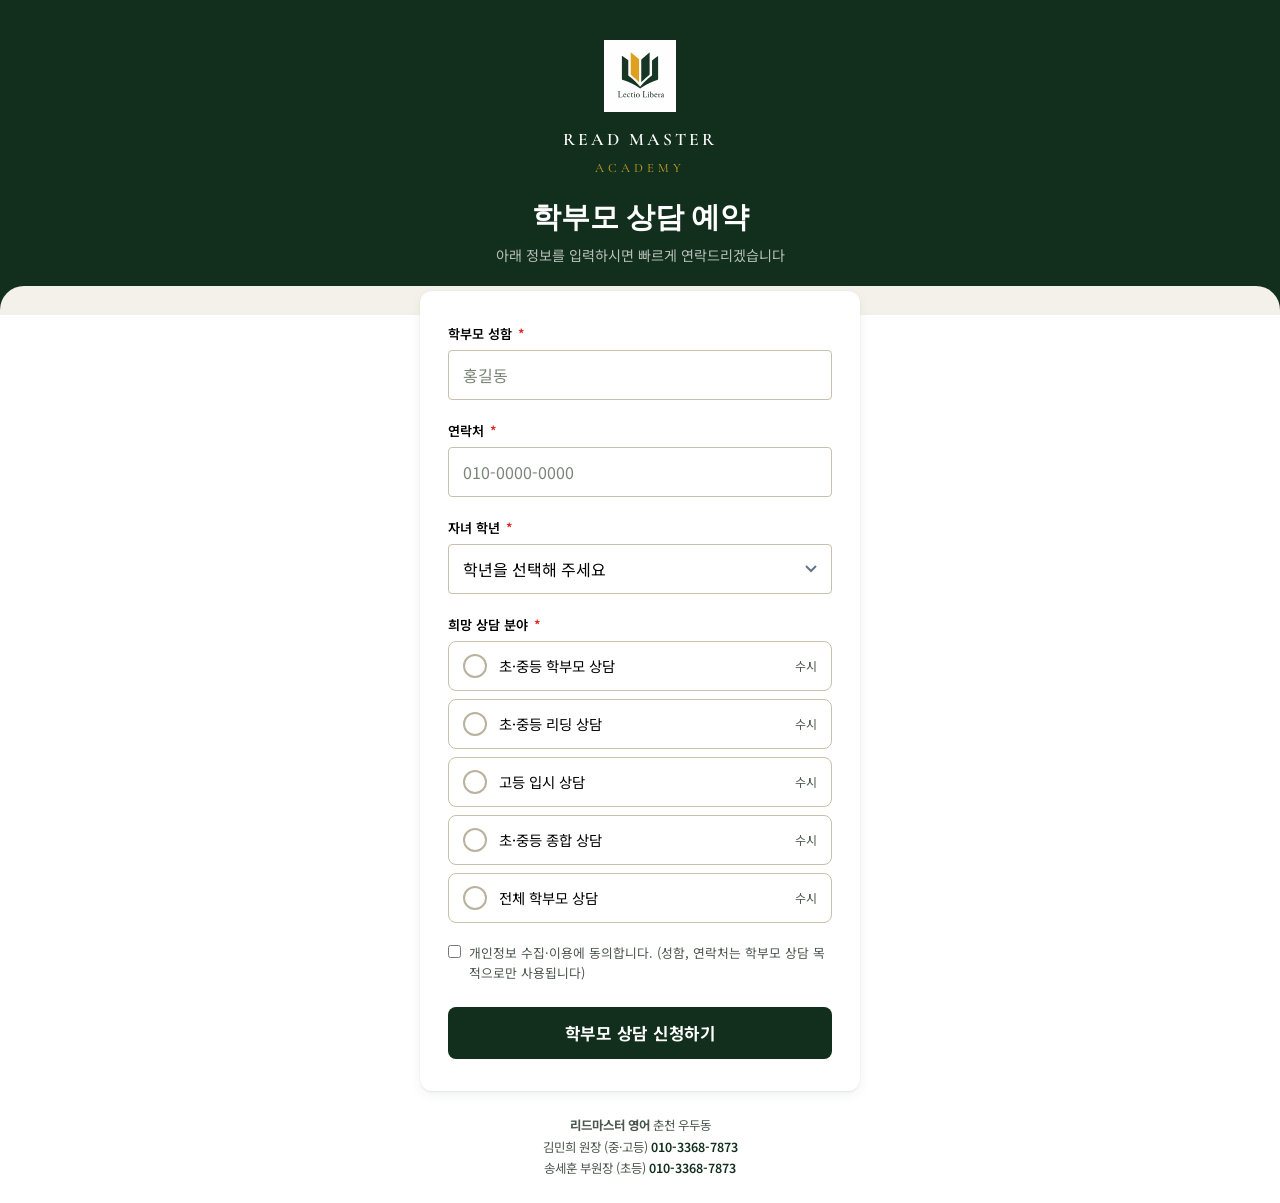
<file: book.html>
<!DOCTYPE html>
<html lang="ko">
<head>
<meta charset="UTF-8"/>
<meta name="viewport" content="width=device-width,initial-scale=1.0"/>
<title>리드마스터 학부모 상담 예약</title>
<meta name="description" content="리드마스터 영어 학원 학부모 상담 예약 — 수시 신청"/>
<link rel="manifest" href="manifest.json"/>
<meta name="theme-color" content="#122E1C"/>
<link rel="preconnect" href="https://fonts.googleapis.com">
<link href="https://fonts.googleapis.com/css2?family=Cormorant+Garamond:ital,wght@0,400;0,600;0,700;1,400&family=Noto+Sans+KR:wght@300;400;500;600;700;900&family=Noto+Serif+KR:wght@600;700&family=Inter:wght@400;500;600&display=swap" rel="stylesheet">
<link rel="stylesheet" href="shared.css"/>
<style>
/* ===== book.html — RM Theme Override ===== */
:root{
  --green:var(--g);
  --green-light:var(--g2);
  --cream:var(--iv);
  --card:var(--w);
  --text:var(--ch);
  --muted:var(--dim);
  --shadow:var(--shadow-raised);
}
body{
  min-height:100vh;
  display:flex;
  flex-direction:column;
  align-items:center;
  padding:0;
}

/* ── Hero Banner ── */
.hero-banner{
  width:100%;
  background:var(--green);
  padding:40px 20px 48px;
  text-align:center;
  position:relative;
  overflow:hidden;
}
.hero-banner::after{
  content:'';
  position:absolute;
  bottom:-1px;left:0;right:0;
  height:30px;
  background:var(--cream);
  border-radius:var(--radius-xl) var(--radius-xl) 0 0;
}
/* RM Seal */
.rm-seal{width:72px;height:72px;display:block;margin:0 auto 14px}
.brand-name{
  font-family:'Cormorant Garamond',serif;
  font-size:1.1rem;
  font-weight:600;
  color:#fff;
  letter-spacing:3px;
  text-transform:uppercase;
  margin-bottom:4px;
}
.brand-sub{
  font-family:'Cormorant Garamond',serif;
  font-size:0.8rem;
  color:var(--gold);
  letter-spacing:4px;
  text-transform:uppercase;
  margin-bottom:20px;
}
.hero-title{
  font-family:'Cormorant Garamond',serif;
  font-size:1.8rem;
  font-weight:700;
  color:#fff;
  line-height:1.3;
  margin-bottom:8px;
}
.hero-desc{
  color:rgba(255,255,255,0.7);
  font-size:0.88rem;
}

/* ── Card ── */
.form-card{
  background:var(--card);
  border-radius:var(--radius);
  box-shadow:var(--shadow);
  padding:32px 28px;
  width:calc(100% - 40px);
  max-width:440px;
  margin:-24px auto 0;
  position:relative;
  z-index:1;
}

/* ── Form ── */
.form-group{
  margin-bottom:20px;
}
.form-group label.field-label{
  display:block;
  font-size:0.82rem;
  font-weight:600;
  color:var(--text);
  margin-bottom:6px;
}
.form-group label .req{
  color:#dc2626;
  margin-left:2px;
}
.form-group input,
.form-group select{
  width:100%;
  padding:12px 14px;
  border:1px solid var(--border-input);
  border-radius:var(--radius-xs);
  font-size:1rem;
  font-family:inherit;
  color:var(--text);
  background:var(--w);
  transition:border 0.2s,box-shadow 0.2s;
  -webkit-appearance:none;
  appearance:none;
}
.form-group select{
  background-image:url("data:image/svg+xml,%3Csvg xmlns='http://www.w3.org/2000/svg' width='12' height='8' viewBox='0 0 12 8'%3E%3Cpath d='M1 1l5 5 5-5' stroke='%2364748b' stroke-width='2' fill='none'/%3E%3C/svg%3E");
  background-repeat:no-repeat;
  background-position:right 14px center;
  padding-right:36px;
}
.form-group input:focus,
.form-group select:focus{
  outline:none;
  border-color:var(--border-focused);
  box-shadow:0 0 0 2px rgba(201,162,39,0.18);
  background:var(--w);
}
.form-group input::placeholder{
  color:var(--text-subtlest);
}

/* ── Sessions ── */
.sessions{
  display:flex;
  flex-direction:column;
  gap:8px;
}
.session-option{
  display:flex;
  align-items:center;
  gap:12px;
  padding:12px 14px;
  border:1px solid var(--border-input);
  border-radius:var(--radius-sm);
  cursor:pointer;
  transition:all 0.25s ease;
  background:var(--w);
  position:relative;
}
.session-option:hover{
  border-color:var(--green-light);
  background:var(--surface-subtle-hover);
}
.session-option input[type="radio"]{
  display:none;
}
/* Custom check circle */
.check-circle{
  width:24px;height:24px;
  min-width:24px;
  border:2px solid var(--border-bold);
  border-radius:50%;
  display:flex;align-items:center;justify-content:center;
  transition:all 0.25s ease;
  background:var(--w);
}
.check-circle svg{
  width:14px;height:14px;
  opacity:0;
  transform:scale(0);
  transition:all 0.2s cubic-bezier(0.34,1.56,0.64,1);
  color:#fff;
}
/* Checked state */
.session-option:has(input:checked){
  border-color:var(--green);
  background:var(--brand-subtle);
  border-left:4px solid var(--gold);
  box-shadow:var(--shadow-raised);
}
.session-option:has(input:checked) .check-circle{
  background:var(--green);
  border-color:var(--green);
  animation:checkPop 0.3s cubic-bezier(0.34,1.56,0.64,1);
}
.session-option:has(input:checked) .check-circle svg{
  opacity:1;
  transform:scale(1);
}
.session-option:has(input:checked) .session-label{
  color:var(--green);
  font-weight:700;
}
@keyframes checkPop{
  0%{transform:scale(0.8)}
  50%{transform:scale(1.15)}
  100%{transform:scale(1)}
}
.session-label{
  font-size:0.9rem;
  color:var(--text);
}
.session-date{
  font-size:0.75rem;
  color:var(--muted);
  margin-left:auto;
  white-space:nowrap;
}

/* ── Privacy ── */
.privacy{
  display:flex;
  align-items:flex-start;
  gap:8px;
  margin-bottom:24px;
  font-size:0.8rem;
  color:var(--muted);
}
.privacy input{
  margin-top:2px;
  accent-color:var(--green);
}

/* ── Submit ── */
.submit-btn{
  width:100%;
  padding:14px;
  background:var(--green);
  color:var(--text-inverse);
  border:none;
  border-radius:var(--radius-sm);
  font-size:1.05rem;
  font-weight:700;
  font-family:inherit;
  cursor:pointer;
  transition:all 0.3s;
  letter-spacing:0.5px;
  position:relative;
  overflow:hidden;
}
.submit-btn:hover{
  background:var(--green-light);
  transform:translateY(-1px);
  box-shadow:var(--shadow-raised);
}
.submit-btn:active{transform:translateY(0)}
.submit-btn:disabled{opacity:0.7;cursor:not-allowed;transform:none}
.submit-btn .spinner{
  display:none;
  width:20px;height:20px;
  border:3px solid rgba(255,255,255,0.35);
  border-top-color:var(--gold);
  border-radius:50%;
  animation:spin 0.6s linear infinite;
  margin:0 auto;
}
.submit-btn.loading .btn-text{display:none}
.submit-btn.loading .spinner{display:block}
@keyframes spin{to{transform:rotate(360deg)}}

/* ── Success ── */
.success-state{
  display:none;
  text-align:center;
  padding:40px 20px;
}
.success-state.show{display:block}
.success-check{
  width:72px;height:72px;
  background:linear-gradient(135deg,var(--green),var(--green-light));
  border-radius:50%;
  display:flex;align-items:center;justify-content:center;
  margin:0 auto 20px;
  animation:popIn 0.4s cubic-bezier(0.34,1.56,0.64,1);
}
@keyframes popIn{0%{transform:scale(0)}100%{transform:scale(1)}}
.success-check svg{width:36px;height:36px;color:var(--gold)}
.success-state h2{
  font-family:'Cormorant Garamond',serif;
  font-size:1.4rem;
  color:var(--green);
  margin-bottom:8px;
}
.success-state p{
  color:var(--muted);
  font-size:0.9rem;
  line-height:1.6;
}
.success-state .highlight{
  display:inline-block;
  background:var(--gold);
  color:var(--green);
  padding:4px 14px;
  border-radius:100px;
  font-weight:700;
  font-size:0.85rem;
  margin-top:14px;
}

/* ── Footer ── */
.footer{
  padding:24px 20px;
  text-align:center;
  font-size:0.78rem;
  color:var(--muted);
  line-height:1.7;
}
.footer a{
  color:var(--green);
  text-decoration:none;
  font-weight:600;
}

/* ── Responsive ── */
@media(max-width:480px){
  .hero-banner{padding:32px 16px 40px}
  .hero-title{font-size:1.5rem}
  .form-card{padding:24px 20px;width:calc(100% - 32px)}
}
</style>
</head>
<body>

<!-- Hero Banner -->
<div class="hero-banner">
  <img class="rm-seal" src="assets/readmaster-logo.svg" alt="Read Master">
  <div class="brand-name">Read Master</div>
  <div class="brand-sub">Academy</div>
  <h1 class="hero-title">학부모 상담 예약</h1>
  <p class="hero-desc">아래 정보를 입력하시면 빠르게 연락드리겠습니다</p>
</div>

<!-- Form Card -->
<div class="form-card">
  <form id="bookingForm">

    <div class="form-group">
      <label class="field-label">학부모 성함 <span class="req">*</span></label>
      <input type="text" id="parentName" placeholder="홍길동" required autocomplete="name"/>
    </div>

    <div class="form-group">
      <label class="field-label">연락처 <span class="req">*</span></label>
      <input type="tel" id="phone" placeholder="010-0000-0000" required autocomplete="tel"/>
    </div>

    <div class="form-group">
      <label class="field-label">자녀 학년 <span class="req">*</span></label>
      <select id="grade" required>
        <option value="" disabled selected>학년을 선택해 주세요</option>
        <option>초등 3학년</option><option>초등 4학년</option>
        <option>초등 5학년</option><option>초등 6학년</option>
        <option>중학 1학년</option><option>중학 2학년</option><option>중학 3학년</option>
        <option>고등 1학년</option><option>고등 2학년</option><option>고등 3학년</option>
      </select>
    </div>

    <div class="form-group">
      <label class="field-label">희망 상담 분야 <span class="req">*</span></label>
      <div class="sessions">
        <label class="session-option">
          <input type="radio" name="session" value="초·중등 학부모 상담 (수시 신청)" required/>
          <span class="check-circle"><svg viewBox="0 0 24 24" fill="none" stroke="currentColor" stroke-width="3" stroke-linecap="round"><path d="M5 13l4 4L19 7"/></svg></span>
          <span class="session-label">초·중등 학부모 상담</span>
          <span class="session-date">수시</span>
        </label>
        <label class="session-option">
          <input type="radio" name="session" value="초·중등 리딩 상담 (수시 신청)"/>
          <span class="check-circle"><svg viewBox="0 0 24 24" fill="none" stroke="currentColor" stroke-width="3" stroke-linecap="round"><path d="M5 13l4 4L19 7"/></svg></span>
          <span class="session-label">초·중등 리딩 상담</span>
          <span class="session-date">수시</span>
        </label>
        <label class="session-option">
          <input type="radio" name="session" value="고등 입시 상담 (수시 신청)"/>
          <span class="check-circle"><svg viewBox="0 0 24 24" fill="none" stroke="currentColor" stroke-width="3" stroke-linecap="round"><path d="M5 13l4 4L19 7"/></svg></span>
          <span class="session-label">고등 입시 상담</span>
          <span class="session-date">수시</span>
        </label>
        <label class="session-option">
          <input type="radio" name="session" value="초·중등 종합 상담 (수시 신청)"/>
          <span class="check-circle"><svg viewBox="0 0 24 24" fill="none" stroke="currentColor" stroke-width="3" stroke-linecap="round"><path d="M5 13l4 4L19 7"/></svg></span>
          <span class="session-label">초·중등 종합 상담</span>
          <span class="session-date">수시</span>
        </label>
        <label class="session-option">
          <input type="radio" name="session" value="전체 학부모 상담 (수시 신청)"/>
          <span class="check-circle"><svg viewBox="0 0 24 24" fill="none" stroke="currentColor" stroke-width="3" stroke-linecap="round"><path d="M5 13l4 4L19 7"/></svg></span>
          <span class="session-label">전체 학부모 상담</span>
          <span class="session-date">수시</span>
        </label>
      </div>
    </div>

    <div class="privacy">
      <input type="checkbox" id="privacyAgree" required/>
      <label for="privacyAgree">개인정보 수집·이용에 동의합니다. (성함, 연락처는 학부모 상담 목적으로만 사용됩니다)</label>
    </div>

    <button type="submit" class="submit-btn" id="submitBtn">
      <span class="btn-text">학부모 상담 신청하기</span>
      <div class="spinner"></div>
    </button>
  </form>

  <!-- Success -->
  <div class="success-state" id="successState">
    <div class="success-check">
      <svg viewBox="0 0 24 24" fill="none" stroke="currentColor" stroke-width="3" stroke-linecap="round"><path d="M5 13l4 4L19 7"/></svg>
    </div>
    <h2>예약이 접수되었습니다!</h2>
    <p>담당 선생님이 확인 후<br/>빠르게 연락드리겠습니다.</p>
    <span class="highlight">📞 영업일 기준 1일 이내 연락</span>
  </div>
</div>

<div class="footer">
  <p><strong>리드마스터 영어</strong> 춘천 우두동</p>
  <p>김민희 원장 (중·고등) <a href="tel:010-3368-7873">010-3368-7873</a></p>
  <p>송세훈 부원장 (초등) <a href="tel:010-3368-7873">010-3368-7873</a></p>
</div>

<script>
const RM_CONFIG = window.READMASTER_CONFIG || {};

function getRuntimeConfig() {
  const params = new URLSearchParams(window.location.search);
  return {
    endpoint: params.get('endpoint') || RM_CONFIG.endpoint || 'https://script.google.com/macros/s/AKfycbz3zGFysL_iZIFNlueElY7lBIqlBs8fIWVoQZLhjFqS70XO91CiLl1VabAHh7QZXJY5/exec',
    branch: params.get('branch') || RM_CONFIG.branch || '춘천 우두동',
    source: params.get('source') || RM_CONFIG.source || '학부모 상담 예약 페이지'
  };
}

// ── Phone auto-format ──
document.getElementById('phone').addEventListener('input', function(e) {
  let v = e.target.value.replace(/\D/g, '');
  if (v.length > 3 && v.length <= 7) {
    v = v.slice(0,3) + '-' + v.slice(3);
  } else if (v.length > 7) {
    v = v.slice(0,3) + '-' + v.slice(3,7) + '-' + v.slice(7,11);
  }
  e.target.value = v;
});

// ── Form submit ──
document.getElementById('bookingForm').addEventListener('submit', function(e) {
  e.preventDefault();

  const btn = document.getElementById('submitBtn');
  btn.classList.add('loading');
  btn.disabled = true;
  const runtime = getRuntimeConfig();

  const formData = {
    parentName: document.getElementById('parentName').value.trim(),
    phone: document.getElementById('phone').value.trim(),
    grade: document.getElementById('grade').value,
    session: document.querySelector('input[name="session"]:checked').value,
    timestamp: new Date().toISOString(),
    branch: runtime.branch,
    source: runtime.source
  };

  fetch(runtime.endpoint, {
    method: 'POST',
    mode: 'no-cors',
    headers: {'Content-Type': 'text/plain;charset=utf-8'},
    body: JSON.stringify(formData)
  })
  .then(showSuccess)
  .catch(() => {
    btn.classList.remove('loading');
    btn.disabled = false;
    btn.textContent = '예약 신청에 실패했습니다. 다시 시도해 주세요.';
  });

  function showSuccess() {
    document.getElementById('bookingForm').style.display = 'none';
    document.getElementById('successState').classList.add('show');
  }
});
</script>

</body>
</html>
</file>
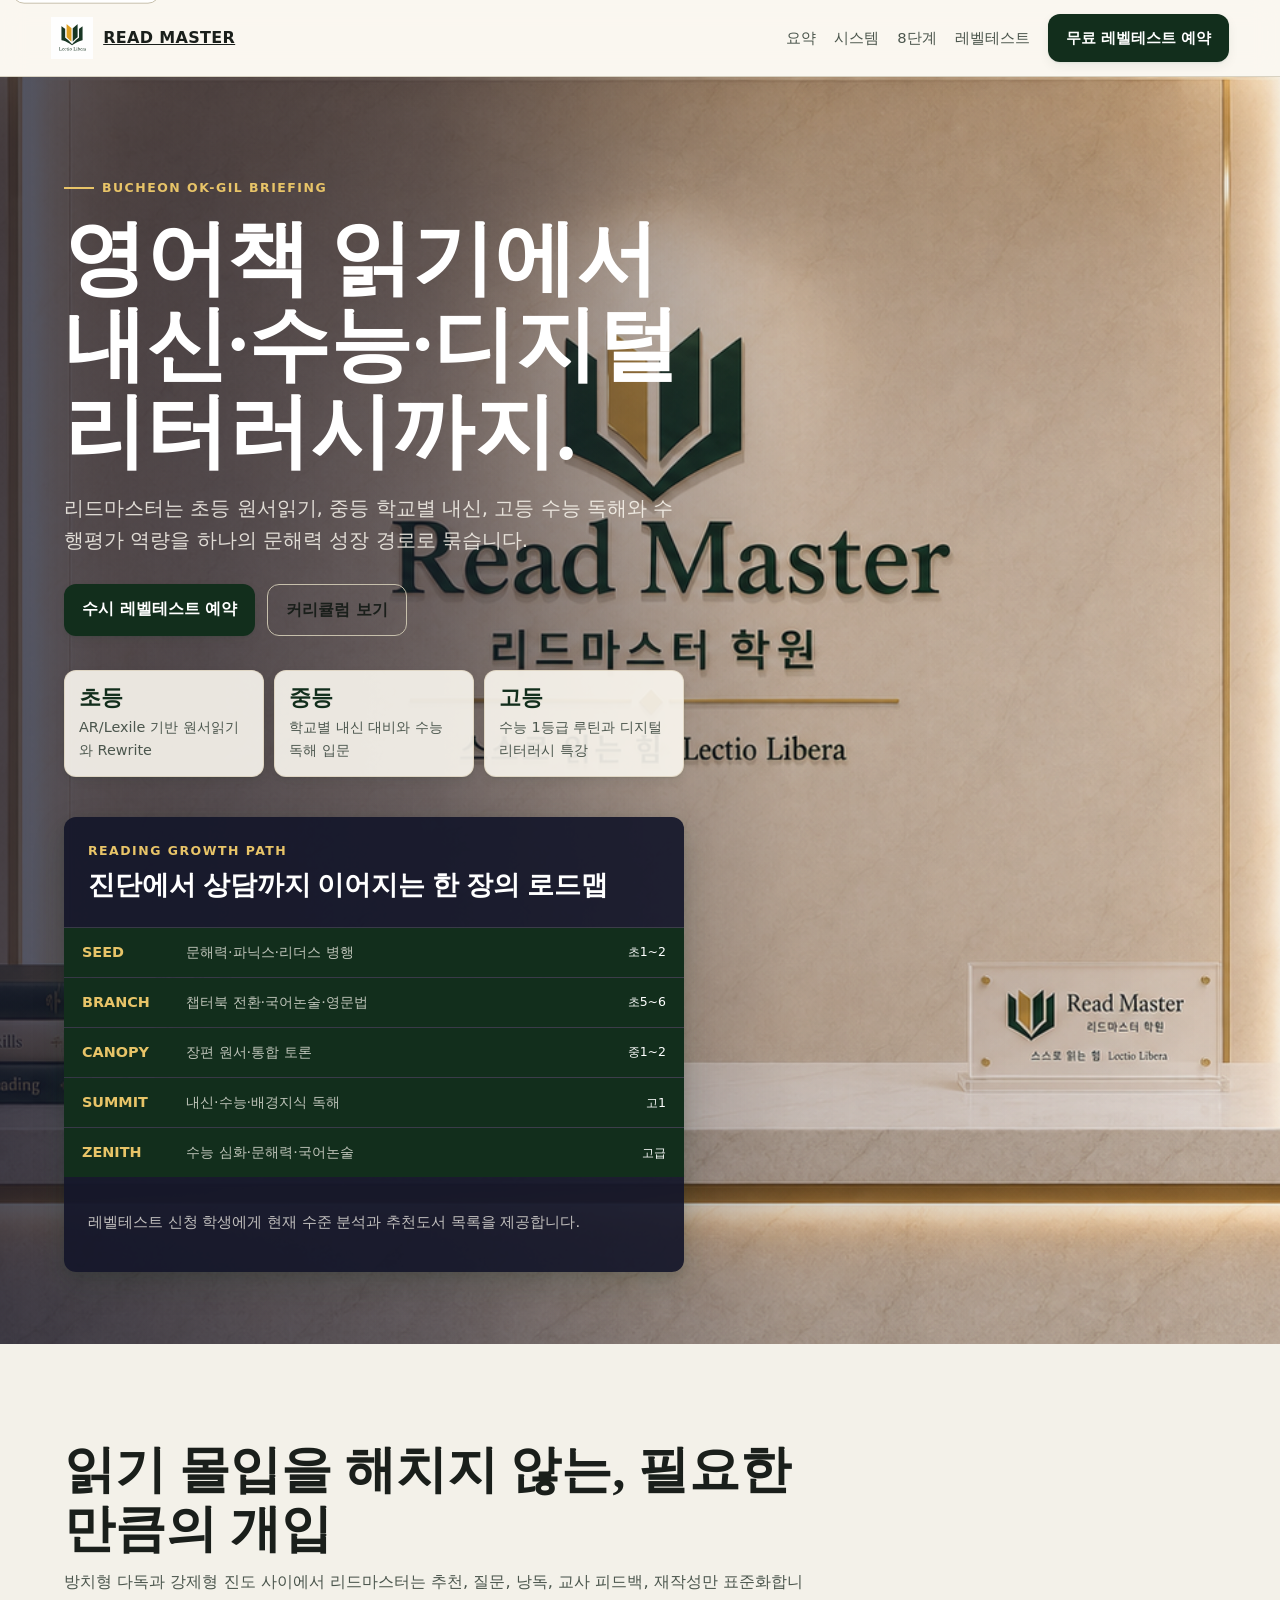
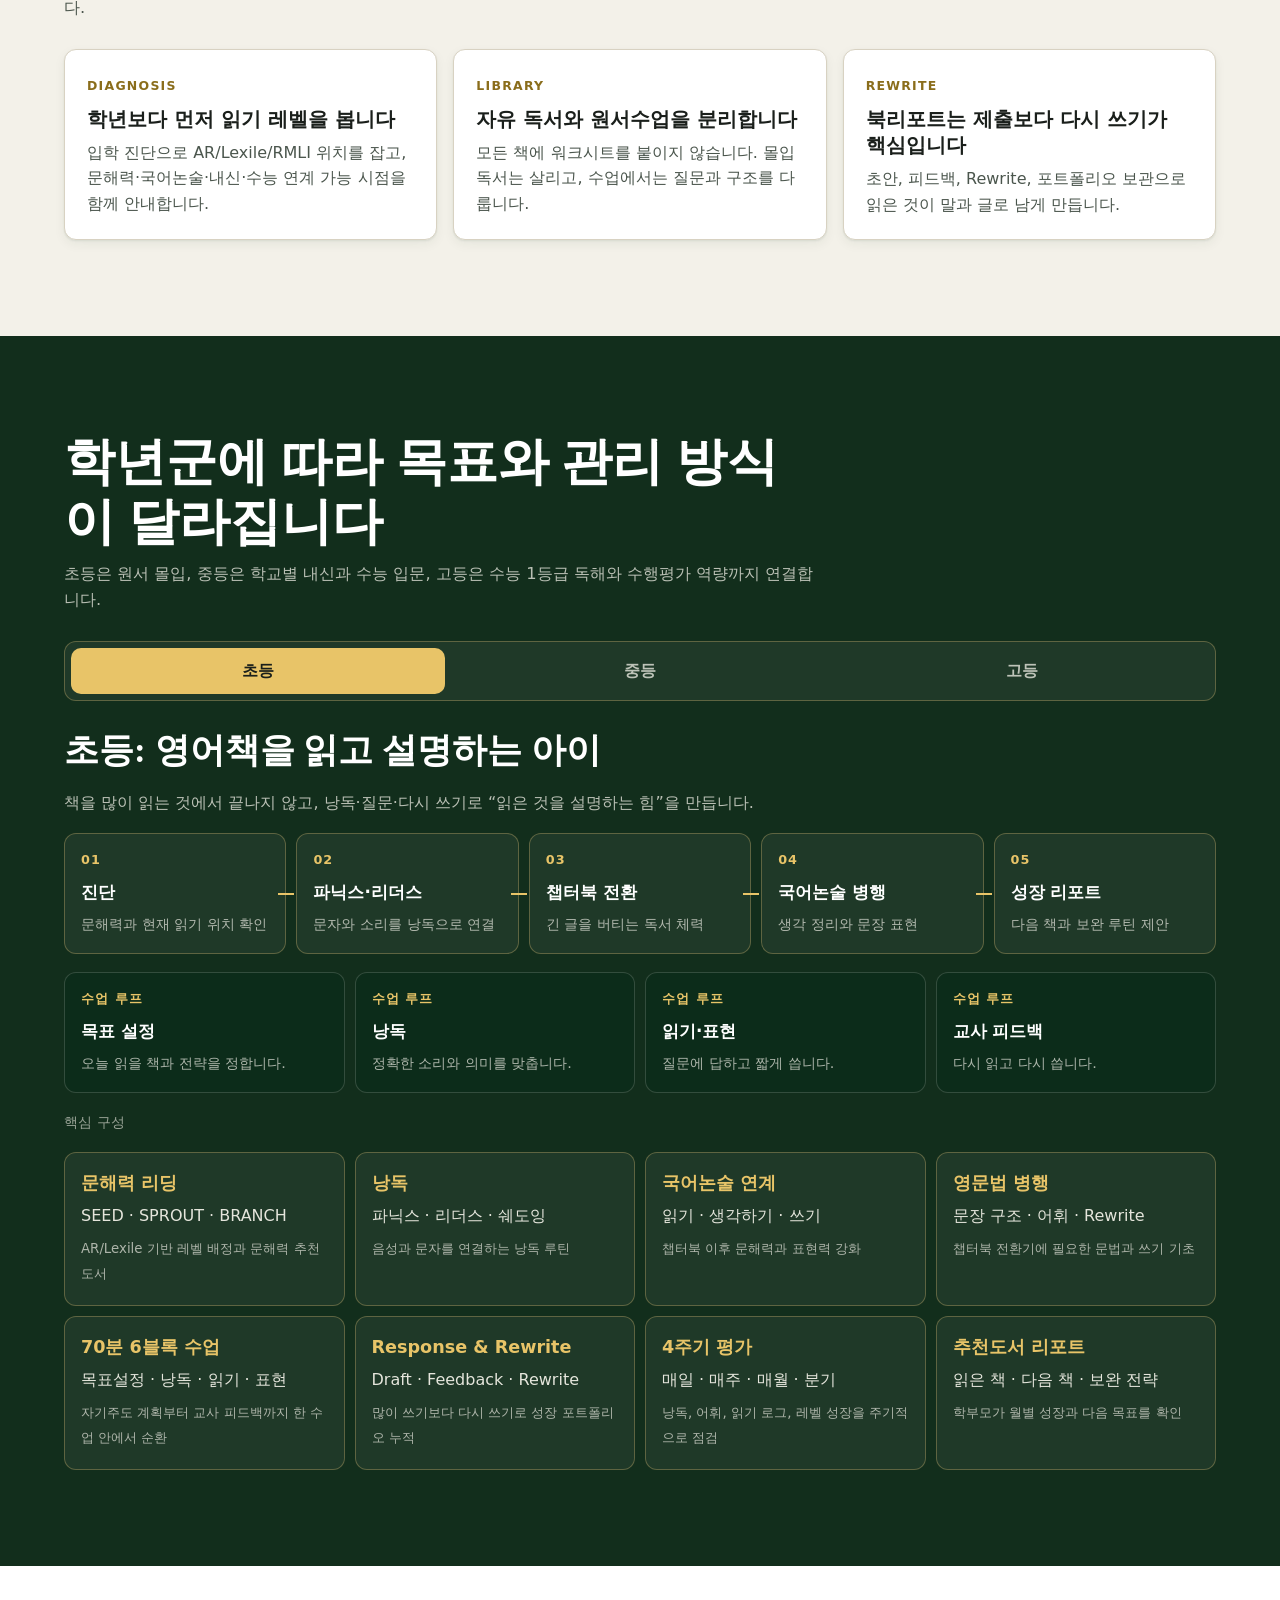
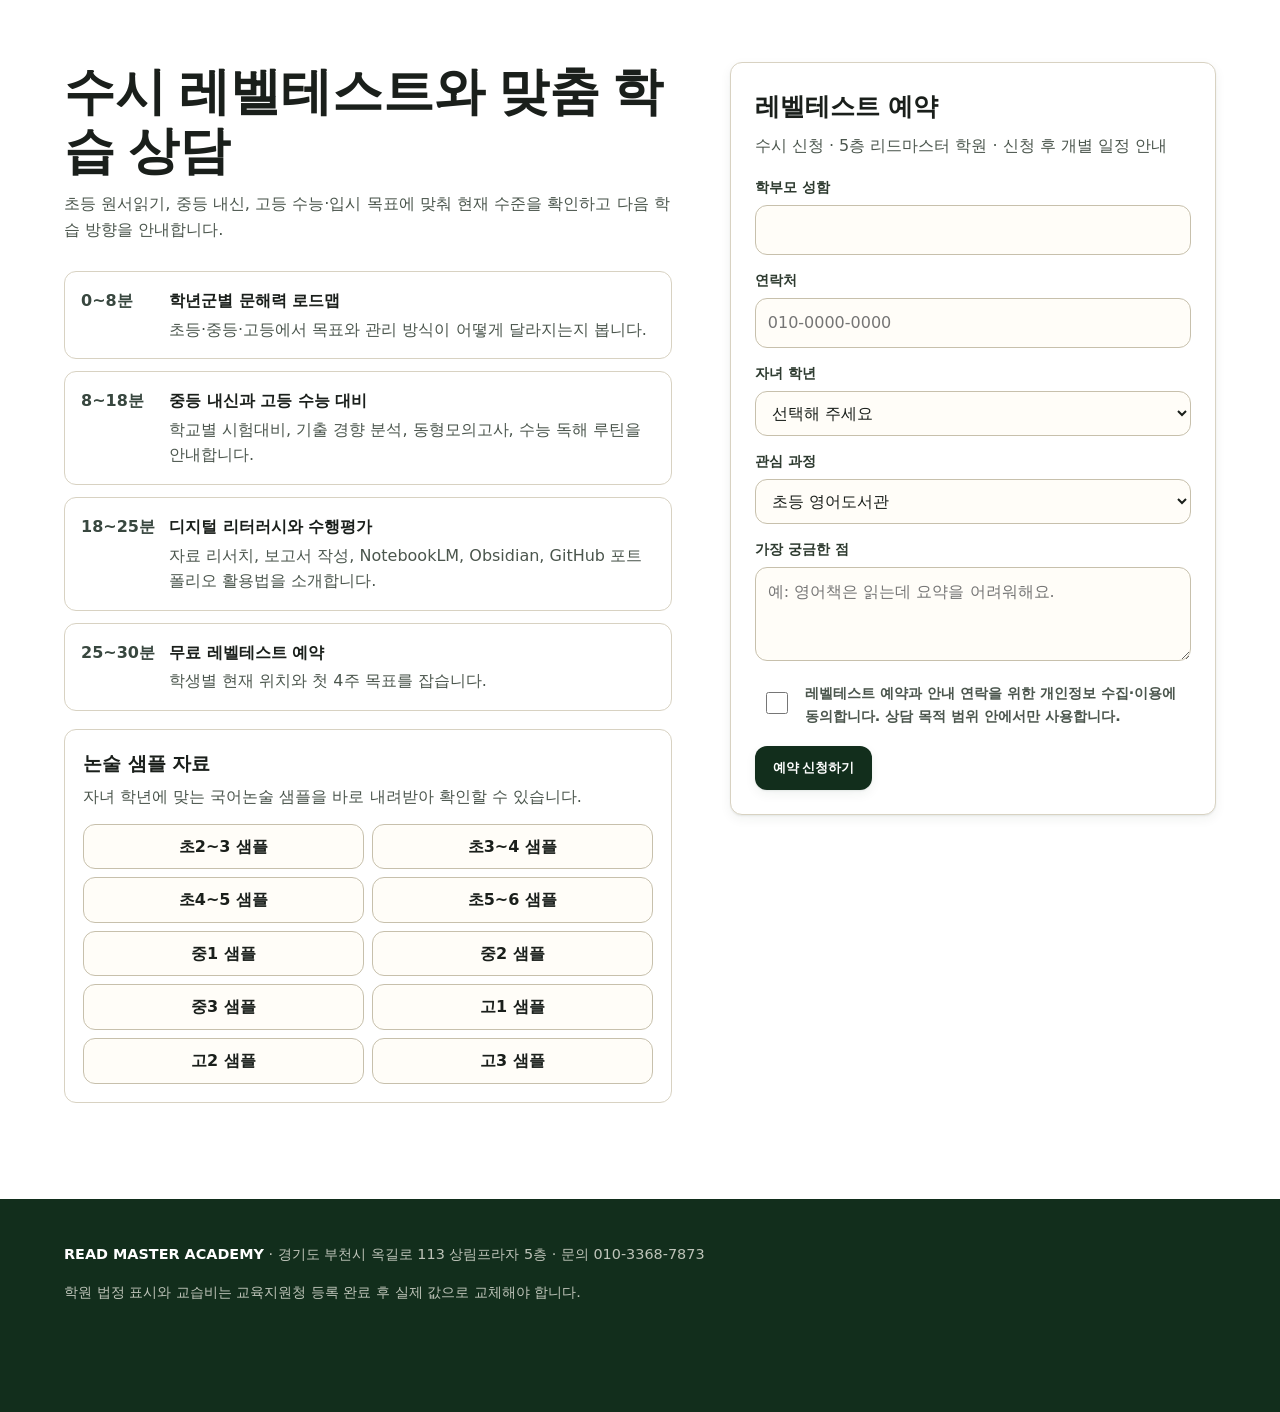
<file: briefing-curriculum.html>
<!doctype html>
<html lang="ko">
<head>
  <meta charset="utf-8">
  <meta name="viewport" content="width=device-width, initial-scale=1">
  <title>리드마스터 커리큘럼·샘플 상세</title>
  <meta name="description" content="리드마스터 학부모 레벨테스트 상세 자료. 수시 신청 후 커리큘럼과 학년별 샘플을 안내합니다.">
  <link rel="canonical" href="https://readmaster-funnel.vercel.app/briefing-curriculum">
  <style>
    :root {
      --ink-900: #1A1F1B;
      --ink-700: #2E3B30;
      --ink-500: #4B564D;
      --paper-50: #FFFFFF;
      --paper-100: #F3F1E9;
      --paper-200: #ECE7D9;
      --paper-300: #D8D2C2;
      --brass-300: #E8C468;
      --brass-500: #C9A227;
      --brass-600: #9C7E1F;
      --brass-700: #8A6D1B;
      --sage-700: #122E1C;
      --dusk-700: #38473F;
      --rust-700: #7C3B1C;
      --plum-600: #5C2A4C;
      --border-input: #C7C0AC;
      --text-primary: var(--ink-900);
      --text-secondary: var(--ink-500);
      --text-accent: var(--brass-700);
      --surface-page: var(--paper-100);
      --surface-card: var(--paper-50);
      --surface-inverse: #122E1C;
      --accent: var(--surface-inverse);
      --accent-hover: #0D2315;
      --accent-pressed: #081A0F;
      --focus: var(--brass-500);
      --shadow-1: 0 1px 2px rgba(18,46,28,.08), 0 4px 12px rgba(18,46,28,.06);
      --shadow-2: 0 1px 2px rgba(18,46,28,.08), 0 4px 12px rgba(18,46,28,.06);
      --shadow-3: 0 1px 2px rgba(18,46,28,.08), 0 4px 12px rgba(18,46,28,.06);
      --shadow-4: 0 12px 32px rgba(18,46,28,.18), 0 4px 10px rgba(18,46,28,.10);
      --radius: 12px;
      --ease: cubic-bezier(.2, 0, 0, 1);
    }
    * { box-sizing: border-box; }
    html { scroll-behavior: smooth; }
    body {
      margin: 0;
      background: var(--surface-page);
      color: var(--text-primary);
      font-family: "Pretendard", "Noto Sans KR", "Apple SD Gothic Neo", system-ui, sans-serif;
      line-height: 1.6;
    }
    a { color: inherit; }
    a:focus-visible,
    button:focus-visible,
    input:focus-visible,
    select:focus-visible,
    textarea:focus-visible {
      outline: 2px solid var(--focus);
      outline-offset: 3px;
    }
    .skip {
      position: fixed;
      left: 12px;
      top: 12px;
      z-index: 50;
      transform: translateY(-120%);
      background: var(--surface-card);
      border: 1px solid var(--border-input);
      padding: 8px 12px;
      border-radius: var(--radius);
    }
    .skip:focus { transform: translateY(0); }
    .nav {
      position: sticky;
      top: 0;
      z-index: 30;
      display: flex;
      align-items: center;
      justify-content: space-between;
      gap: 18px;
      padding: 14px clamp(18px, 4vw, 52px);
      background: rgba(251, 248, 240, .92);
      border-bottom: 1px solid var(--paper-300);
      backdrop-filter: blur(12px);
    }
    .brand {
      display: flex;
      align-items: center;
      gap: 10px;
      min-width: 0;
      font-weight: 800;
      letter-spacing: .02em;
    }
    .brand-logo {
      width: 42px;
      height: 42px;
      display: block;
      flex: 0 0 auto;
    }
    .nav-links {
      display: flex;
      align-items: center;
      gap: 18px;
      font-size: .92rem;
      color: var(--text-secondary);
    }
    .nav-links a {
      min-height: 44px;
      display: inline-flex;
      align-items: center;
      text-decoration: none;
    }
    .btn {
      min-height: 44px;
      border: 0;
      border-radius: var(--radius);
      padding: 12px 18px;
      background: var(--accent);
      color: #fff;
      font-weight: 800;
      text-decoration: none;
      cursor: pointer;
      box-shadow: var(--shadow-1);
      transition: background 160ms var(--ease), transform 160ms var(--ease), box-shadow 160ms var(--ease);
    }
    .btn:hover { background: var(--accent-hover); box-shadow: var(--shadow-2); transform: translateY(-1px); }
    .btn:active { background: var(--accent-pressed); transform: translateY(0); }
    .btn.secondary {
      background: transparent;
      border: 1px solid var(--border-input);
      color: var(--text-primary);
      box-shadow: none;
    }
    #levels .btn.secondary {
      background: rgba(255,255,255,.96);
      border-color: rgba(255,255,255,.72);
      color: var(--ink-900);
    }
    .hero {
      position: relative;
      min-height: calc(100vh - 68px);
      display: grid;
      grid-template-columns: minmax(280px, 620px);
      align-content: center;
      gap: 18px;
      padding: clamp(34px, 6vw, 72px) clamp(18px, 5vw, 72px);
      background:
        linear-gradient(90deg, rgba(20, 22, 42, .74) 0%, rgba(20, 22, 42, .55) 34%, rgba(20, 22, 42, .16) 62%, rgba(20, 22, 42, .04) 100%),
        url("assets/readmaster-hero-bg.png") center / cover no-repeat;
      overflow: hidden;
    }
    .hero-copy {
      align-self: center;
      max-width: 760px;
      padding: 22px 0;
      color: var(--paper-50);
    }
    .eyebrow {
      display: inline-flex;
      align-items: center;
      gap: 8px;
      margin-bottom: 18px;
      color: var(--brass-300);
      font-size: .78rem;
      font-weight: 900;
      letter-spacing: .12em;
      text-transform: uppercase;
    }
    .eyebrow::before {
      content: "";
      width: 30px;
      height: 2px;
      background: var(--brass-300);
    }
    h1 {
      margin: 0 0 18px;
      max-width: 720px;
      font-family: "Noto Serif KR", Georgia, serif;
      font-size: clamp(2.45rem, 7vw, 5.1rem);
      line-height: 1.06;
      letter-spacing: 0;
    }
    .lead {
      max-width: 610px;
      margin: 0 0 28px;
      color: rgba(251, 248, 240, .84);
      font-size: clamp(1.02rem, 2vw, 1.24rem);
    }
    .hero-actions { display: flex; flex-wrap: wrap; gap: 12px; margin-bottom: 34px; }
    .proof {
      display: grid;
      grid-template-columns: repeat(3, minmax(0, 1fr));
      gap: 10px;
      max-width: 690px;
    }
    .proof div {
      min-height: 92px;
      padding: 14px;
      background: rgba(251, 248, 240, .9);
      border: 1px solid rgba(216, 202, 176, .58);
      border-radius: var(--radius);
      box-shadow: var(--shadow-1);
    }
    .proof strong {
      display: block;
      font-size: 1.36rem;
      line-height: 1.2;
      color: var(--sage-700);
    }
    .proof span {
      display: block;
      margin-top: 5px;
      color: var(--text-secondary);
      font-size: .9rem;
    }
    .hero-panel {
      align-self: start;
      max-width: 620px;
      background: rgba(20, 22, 42, .92);
      color: var(--paper-50);
      border-radius: var(--radius);
      box-shadow: var(--shadow-4);
      overflow: hidden;
    }
    .panel-top {
      padding: 24px;
      border-bottom: 1px solid rgba(251, 248, 240, .14);
    }
    .panel-top b {
      display: block;
      color: var(--brass-300);
      font-size: .78rem;
      letter-spacing: .12em;
      text-transform: uppercase;
    }
    .panel-top strong {
      display: block;
      margin-top: 8px;
      font-family: "Noto Serif KR", Georgia, serif;
      font-size: 1.68rem;
      line-height: 1.25;
    }
    .path {
      display: grid;
      gap: 1px;
      background: rgba(251, 248, 240, .14);
    }
    .path-row {
      display: grid;
      grid-template-columns: 92px 1fr auto;
      gap: 12px;
      align-items: center;
      padding: 13px 18px;
      background: var(--surface-inverse);
      font-size: .9rem;
    }
    .path-row em {
      font-style: normal;
      color: var(--brass-300);
      font-weight: 800;
    }
    .path-row span { color: rgba(251, 248, 240, .74); }
    .path-row i {
      font-style: normal;
      color: var(--paper-50);
      font-size: .78rem;
    }
    .panel-note {
      padding: 18px 24px 24px;
      color: rgba(251, 248, 240, .74);
      font-size: .92rem;
    }
    main section {
      padding: clamp(58px, 8vw, 96px) clamp(18px, 5vw, 72px);
      scroll-margin-top: 84px;
    }
    .section-head {
      max-width: 760px;
      margin-bottom: 28px;
    }
    .section-head h2 {
      margin: 0 0 10px;
      font-family: "Noto Serif KR", Georgia, serif;
      font-size: clamp(2rem, 4.5vw, 3.2rem);
      line-height: 1.16;
      letter-spacing: 0;
    }
    .section-head p {
      margin: 0;
      color: var(--text-secondary);
      font-size: 1.02rem;
    }
    .cards {
      display: grid;
      grid-template-columns: repeat(3, minmax(0, 1fr));
      gap: 16px;
    }
    .card {
      background: var(--surface-card);
      border: 1px solid var(--paper-300);
      border-radius: var(--radius);
      padding: 22px;
      box-shadow: var(--shadow-1);
    }
    .card b {
      color: var(--text-accent);
      font-size: .78rem;
      letter-spacing: .1em;
      text-transform: uppercase;
    }
    .card h3 {
      margin: 8px 0 8px;
      font-size: 1.26rem;
      line-height: 1.3;
    }
    .card p { margin: 0; color: var(--text-secondary); }
    .levels {
      background: var(--surface-inverse);
      color: var(--paper-50);
    }
    .levels .section-head p { color: rgba(251, 248, 240, .72); }
    .grade-tabs {
      display: grid;
      grid-template-columns: repeat(3, minmax(0, 1fr));
      gap: 8px;
      margin-bottom: 22px;
      padding: 6px;
      border: 1px solid rgba(216, 184, 115, .34);
      border-radius: var(--radius);
      background: rgba(251, 248, 240, .055);
    }
    .grade-tab {
      min-height: 46px;
      border: 0;
      border-radius: calc(var(--radius) - 2px);
      background: transparent;
      color: rgba(251, 248, 240, .72);
      font: inherit;
      font-weight: 900;
      cursor: pointer;
    }
    .grade-tab[aria-selected="true"] {
      background: var(--brass-300);
      color: var(--ink-900);
    }
    .grade-panel[hidden] { display: none; }
    .grade-panel {
      display: grid;
      gap: 18px;
    }
    .grade-panel h3 {
      margin: 0;
      font-family: "Noto Serif KR", Georgia, serif;
      font-size: clamp(1.6rem, 3vw, 2.2rem);
    }
    .visual-lead {
      max-width: 820px;
      margin: -8px 0 0;
      color: rgba(251, 248, 240, .72);
    }
    .curriculum-map,
    .class-loop {
      display: grid;
      gap: 10px;
    }
    .curriculum-map {
      grid-template-columns: repeat(5, minmax(0, 1fr));
      align-items: stretch;
    }
    .map-node,
    .loop-step {
      position: relative;
      min-height: 112px;
      padding: 16px;
      border: 1px solid rgba(216, 184, 115, .34);
      border-radius: var(--radius);
      background: rgba(251, 248, 240, .055);
    }
    .map-node:not(:last-child)::after {
      content: "";
      position: absolute;
      top: 50%;
      right: -9px;
      width: 16px;
      height: 2px;
      background: var(--brass-300);
      transform: translateY(-50%);
      z-index: 1;
    }
    .map-node b,
    .loop-step b {
      display: block;
      color: var(--brass-300);
      font-size: .8rem;
      letter-spacing: .08em;
      text-transform: uppercase;
    }
    .map-node strong,
    .loop-step strong {
      display: block;
      margin: 8px 0 6px;
      color: var(--paper-50);
      font-size: 1.05rem;
    }
    .map-node span,
    .loop-step span {
      color: rgba(251, 248, 240, .67);
      font-size: .9rem;
    }
    .class-loop {
      grid-template-columns: repeat(4, minmax(0, 1fr));
    }
    .loop-step {
      min-height: 96px;
      border-color: rgba(251, 248, 240, .16);
      background: rgba(5, 42, 26, .34);
    }
    .visual-caption {
      margin: 0;
      color: rgba(251, 248, 240, .58);
      font-size: .9rem;
    }
    .level-grid {
      display: grid;
      grid-template-columns: repeat(4, minmax(0, 1fr));
      gap: 10px;
    }
    .level {
      min-height: 154px;
      padding: 16px;
      border: 1px solid rgba(216, 184, 115, .34);
      border-radius: var(--radius);
      background: rgba(251, 248, 240, .055);
    }
    .level strong { display: block; color: var(--brass-300); font-size: 1.1rem; }
    .level span { display: block; margin: 6px 0; color: rgba(251, 248, 240, .9); }
    .level small { color: rgba(251, 248, 240, .65); }
    .briefing {
      display: grid;
      grid-template-columns: minmax(0, .9fr) minmax(360px, .72fr);
      gap: clamp(24px, 5vw, 58px);
      align-items: start;
      background: var(--paper-50);
    }
    .agenda {
      display: grid;
      gap: 12px;
      margin-top: 22px;
    }
    .agenda-row {
      display: grid;
      grid-template-columns: 74px 1fr;
      gap: 14px;
      align-items: start;
      padding: 16px;
      background: var(--surface-card);
      border: 1px solid var(--paper-300);
      border-radius: var(--radius);
    }
    .agenda-row time {
      color: var(--dusk-700);
      font-weight: 900;
      font-variant-numeric: tabular-nums;
    }
    .agenda-row b { display: block; margin-bottom: 3px; }
    .agenda-row span { color: var(--text-secondary); }
    .sample-download {
      margin-top: 18px;
      padding: 18px;
      background: var(--surface-card);
      border: 1px solid var(--paper-300);
      border-radius: var(--radius);
    }
    .sample-download h3 {
      margin: 0 0 6px;
      font-size: 1.18rem;
    }
    .sample-download p {
      margin: 0 0 14px;
      color: var(--text-secondary);
    }
    .sample-links {
      display: grid;
      grid-template-columns: repeat(2, minmax(0, 1fr));
      gap: 8px;
    }
    .sample-links a {
      min-height: 42px;
      display: inline-flex;
      align-items: center;
      justify-content: center;
      padding: 9px 10px;
      border: 1px solid var(--border-input);
      border-radius: var(--radius);
      color: var(--text-primary);
      font-weight: 800;
      text-decoration: none;
      background: #fffdf8;
    }
    .sample-links a:hover { background: var(--paper-100); }
    .form-card {
      position: sticky;
      top: 96px;
      background: var(--surface-card);
      border: 1px solid var(--paper-300);
      border-radius: var(--radius);
      box-shadow: var(--shadow-3);
      padding: 24px;
    }
    .form-card h2 {
      margin: 0 0 6px;
      font-size: 1.55rem;
    }
    .form-card p {
      margin: 0 0 18px;
      color: var(--text-secondary);
    }
    .field { margin-bottom: 14px; }
    label {
      display: block;
      margin-bottom: 6px;
      color: var(--ink-700);
      font-weight: 800;
      font-size: .9rem;
    }
    input,
    select,
    textarea {
      width: 100%;
      min-height: 44px;
      border: 1.5px solid var(--border-input);
      border-radius: var(--radius);
      background: #fffdf8;
      color: var(--text-primary);
      font: inherit;
      padding: 11px 12px;
    }
    textarea { min-height: 94px; resize: vertical; }
    .consent {
      display: grid;
      grid-template-columns: 44px 1fr;
      gap: 6px;
      align-items: start;
      margin: 8px 0 18px;
      color: var(--text-secondary);
      font-size: .9rem;
    }
    .consent input {
      width: 22px;
      min-height: 22px;
      margin: 10px auto 0;
      accent-color: var(--brass-700);
    }
    .message {
      display: none;
      margin-top: 14px;
      padding: 13px;
      border: 1px solid var(--sage-700);
      border-radius: var(--radius);
      color: var(--sage-700);
      background: #f1f6ee;
      font-weight: 700;
    }
    .message.show { display: block; }
    .footer {
      padding: 30px clamp(18px, 5vw, 72px) 94px;
      background: var(--surface-inverse);
      color: rgba(251, 248, 240, .74);
      font-size: .9rem;
    }
    .footer strong { color: var(--paper-50); }
    .mobile-cta {
      display: none;
      position: fixed;
      left: 0;
      right: 0;
      bottom: 0;
      z-index: 40;
      padding: 10px 14px;
      background: rgba(20, 22, 42, .95);
      border-top: 1px solid rgba(216, 184, 115, .32);
    }
    .mobile-cta .btn { display: block; text-align: center; width: 100%; }

    @media (max-width: 980px) {
      .hero {
        grid-template-columns: 1fr;
        background-position: 58% center;
      }
      .briefing { grid-template-columns: 1fr; }
      .form-card { position: static; }
      .cards { grid-template-columns: 1fr; }
      .curriculum-map { grid-template-columns: repeat(2, minmax(0, 1fr)); }
      .class-loop { grid-template-columns: repeat(2, minmax(0, 1fr)); }
      .map-node:not(:last-child)::after { display: none; }
      .level-grid { grid-template-columns: repeat(2, minmax(0, 1fr)); }
    }
    @media (max-width: 720px) {
      .nav-links a:not(.btn) { display: none; }
      .hero {
        padding-bottom: 34px;
        background:
          linear-gradient(180deg, rgba(20, 22, 42, .82) 0%, rgba(20, 22, 42, .64) 48%, rgba(20, 22, 42, .48) 100%),
          url("assets/readmaster-hero-bg.png") 54% center / cover no-repeat;
      }
      .proof { grid-template-columns: 1fr; }
      .path-row { grid-template-columns: 78px 1fr; }
      .path-row i { grid-column: 2; }
      .grade-tabs { grid-template-columns: 1fr; }
      .curriculum-map,
      .class-loop,
      .level-grid { grid-template-columns: 1fr; }
      .map-node,
      .loop-step { min-height: 0; }
      .sample-links { grid-template-columns: 1fr; }
      .mobile-cta { display: block; }
    }
    @media (prefers-reduced-motion: reduce) {
      *,
      *::before,
      *::after {
        scroll-behavior: auto !important;
        transition-duration: 80ms !important;
        animation: none !important;
      }
    }
  </style>
</head>
<body>
  <a class="skip" href="#reservation">예약 폼으로 이동</a>
  <nav class="nav" aria-label="주요 메뉴">
    <a class="brand" href="briefing.html" aria-label="레벨테스트 요약 페이지로 이동">
      <img class="brand-logo" src="assets/readmaster-logo.svg" alt="">
      <span>READ MASTER</span>
    </a>
    <div class="nav-links">
      <a href="briefing.html">요약</a>
      <a href="#system">시스템</a>
      <a href="#levels">8단계</a>
      <a href="#briefing">레벨테스트</a>
      <a class="btn" href="#reservation">무료 레벨테스트 예약</a>
    </div>
  </nav>

  <header class="hero" id="top">
    <div class="hero-copy">
      <div class="eyebrow">Bucheon Ok-gil Briefing</div>
      <h1>영어책 읽기에서 내신·수능·디지털 리터러시까지.</h1>
      <p class="lead">리드마스터는 초등 원서읽기, 중등 학교별 내신, 고등 수능 독해와 수행평가 역량을 하나의 문해력 성장 경로로 묶습니다.</p>
      <div class="hero-actions">
        <a class="btn" href="#reservation">수시 레벨테스트 예약</a>
        <a class="btn secondary" href="#levels">커리큘럼 보기</a>
      </div>
      <div class="proof" aria-label="핵심 지표">
        <div><strong>초등</strong><span>AR/Lexile 기반 원서읽기와 Rewrite</span></div>
        <div><strong>중등</strong><span>학교별 내신 대비와 수능 독해 입문</span></div>
        <div><strong>고등</strong><span>수능 1등급 루틴과 디지털 리터러시 특강</span></div>
      </div>
    </div>

    <aside class="hero-panel" aria-label="성장 경로 요약">
      <div class="panel-top">
        <b>Reading Growth Path</b>
        <strong>진단에서 상담까지 이어지는 한 장의 로드맵</strong>
      </div>
      <div class="path">
        <div class="path-row"><em>SEED</em><span>문해력·파닉스·리더스 병행</span><i>초1~2</i></div>
        <div class="path-row"><em>BRANCH</em><span>챕터북 전환·국어논술·영문법</span><i>초5~6</i></div>
        <div class="path-row"><em>CANOPY</em><span>장편 원서·통합 토론</span><i>중1~2</i></div>
        <div class="path-row"><em>SUMMIT</em><span>내신·수능·배경지식 독해</span><i>고1</i></div>
        <div class="path-row"><em>ZENITH</em><span>수능 심화·문해력·국어논술</span><i>고급</i></div>
      </div>
      <p class="panel-note">레벨테스트 신청 학생에게 현재 수준 분석과 추천도서 목록을 제공합니다.</p>
    </aside>
  </header>

  <main>
    <section id="system" aria-labelledby="system-title">
      <div class="section-head">
        <h2 id="system-title">읽기 몰입을 해치지 않는, 필요한 만큼의 개입</h2>
        <p>방치형 다독과 강제형 진도 사이에서 리드마스터는 추천, 질문, 낭독, 교사 피드백, 재작성만 표준화합니다.</p>
      </div>
      <div class="cards">
        <article class="card">
          <b>Diagnosis</b>
          <h3>학년보다 먼저 읽기 레벨을 봅니다</h3>
          <p>입학 진단으로 AR/Lexile/RMLI 위치를 잡고, 문해력·국어논술·내신·수능 연계 가능 시점을 함께 안내합니다.</p>
        </article>
        <article class="card">
          <b>Library</b>
          <h3>자유 독서와 원서수업을 분리합니다</h3>
          <p>모든 책에 워크시트를 붙이지 않습니다. 몰입 독서는 살리고, 수업에서는 질문과 구조를 다룹니다.</p>
        </article>
        <article class="card">
          <b>Rewrite</b>
          <h3>북리포트는 제출보다 다시 쓰기가 핵심입니다</h3>
          <p>초안, 피드백, Rewrite, 포트폴리오 보관으로 읽은 것이 말과 글로 남게 만듭니다.</p>
        </article>
      </div>
    </section>

    <section class="levels" id="levels" aria-labelledby="levels-title">
      <div class="section-head">
        <h2 id="levels-title">학년군에 따라 목표와 관리 방식이 달라집니다</h2>
        <p>초등은 원서 몰입, 중등은 학교별 내신과 수능 입문, 고등은 수능 1등급 독해와 수행평가 역량까지 연결합니다.</p>
      </div>

      <div class="grade-tabs" role="tablist" aria-label="학년군별 커리큘럼">
        <button class="grade-tab" id="tab-elementary" type="button" role="tab" aria-selected="true" aria-controls="panel-elementary" data-grade-tab="elementary" data-interest="초등 영어도서관">초등</button>
        <button class="grade-tab" id="tab-middle" type="button" role="tab" aria-selected="false" aria-controls="panel-middle" data-grade-tab="middle" data-interest="중등 내신·수능입문">중등</button>
        <button class="grade-tab" id="tab-high" type="button" role="tab" aria-selected="false" aria-controls="panel-high" data-grade-tab="high" data-interest="고등 수능·입시완성">고등</button>
      </div>

      <div class="grade-panel" id="panel-elementary" role="tabpanel" aria-labelledby="tab-elementary">
        <h3>초등: 영어책을 읽고 설명하는 아이</h3>
        <p class="visual-lead">책을 많이 읽는 것에서 끝나지 않고, 낭독·질문·다시 쓰기로 “읽은 것을 설명하는 힘”을 만듭니다.</p>
        <div class="curriculum-map" aria-label="초등 성장 지도">
          <div class="map-node"><b>01</b><strong>진단</strong><span>문해력과 현재 읽기 위치 확인</span></div>
          <div class="map-node"><b>02</b><strong>파닉스·리더스</strong><span>문자와 소리를 낭독으로 연결</span></div>
          <div class="map-node"><b>03</b><strong>챕터북 전환</strong><span>긴 글을 버티는 독서 체력</span></div>
          <div class="map-node"><b>04</b><strong>국어논술 병행</strong><span>생각 정리와 문장 표현</span></div>
          <div class="map-node"><b>05</b><strong>성장 리포트</strong><span>다음 책과 보완 루틴 제안</span></div>
        </div>
        <div class="class-loop" aria-label="초등 수업 루프">
          <div class="loop-step"><b>수업 루프</b><strong>목표 설정</strong><span>오늘 읽을 책과 전략을 정합니다.</span></div>
          <div class="loop-step"><b>수업 루프</b><strong>낭독</strong><span>정확한 소리와 의미를 맞춥니다.</span></div>
          <div class="loop-step"><b>수업 루프</b><strong>읽기·표현</strong><span>질문에 답하고 짧게 씁니다.</span></div>
          <div class="loop-step"><b>수업 루프</b><strong>교사 피드백</strong><span>다시 읽고 다시 씁니다.</span></div>
        </div>
        <p class="visual-caption">핵심 구성</p>
        <div class="level-grid">
          <div class="level"><strong>문해력 리딩</strong><span>SEED · SPROUT · BRANCH</span><small>AR/Lexile 기반 레벨 배정과 문해력 추천도서</small></div>
          <div class="level"><strong>낭독</strong><span>파닉스 · 리더스 · 쉐도잉</span><small>음성과 문자를 연결하는 낭독 루틴</small></div>
          <div class="level"><strong>국어논술 연계</strong><span>읽기 · 생각하기 · 쓰기</span><small>챕터북 이후 문해력과 표현력 강화</small></div>
          <div class="level"><strong>영문법 병행</strong><span>문장 구조 · 어휘 · Rewrite</span><small>챕터북 전환기에 필요한 문법과 쓰기 기초</small></div>
          <div class="level"><strong>70분 6블록 수업</strong><span>목표설정 · 낭독 · 읽기 · 표현</span><small>자기주도 계획부터 교사 피드백까지 한 수업 안에서 순환</small></div>
          <div class="level"><strong>Response & Rewrite</strong><span>Draft · Feedback · Rewrite</span><small>많이 쓰기보다 다시 쓰기로 성장 포트폴리오 누적</small></div>
          <div class="level"><strong>4주기 평가</strong><span>매일 · 매주 · 매월 · 분기</span><small>낭독, 어휘, 읽기 로그, 레벨 성장을 주기적으로 점검</small></div>
          <div class="level"><strong>추천도서 리포트</strong><span>읽은 책 · 다음 책 · 보완 전략</span><small>학부모가 월별 성장과 다음 목표를 확인</small></div>
        </div>
      </div>

      <div class="grade-panel" id="panel-middle" role="tabpanel" aria-labelledby="tab-middle" hidden>
        <h3>중등: 내신을 잡고 수능 독해로 넘어가는 시기</h3>
        <p class="visual-lead">학교 시험은 촘촘하게 관리하고, 평소에는 비문학·구문·쓰기 루틴으로 고등 독해의 기반을 쌓습니다.</p>
        <div class="curriculum-map" aria-label="중등 성장 지도">
          <div class="map-node"><b>01</b><strong>학교 분석</strong><span>학교별 범위와 출제 경향 파악</span></div>
          <div class="map-node"><b>02</b><strong>개별 계획</strong><span>시험 전 주차별 학습량 배치</span></div>
          <div class="map-node"><b>03</b><strong>개념 정리</strong><span>어휘·문법·본문 핵심 압축</span></div>
          <div class="map-node"><b>04</b><strong>동형 연습</strong><span>기출 유형과 유사 문제 반복</span></div>
          <div class="map-node"><b>05</b><strong>오답 루틴</strong><span>틀린 이유를 다음 시험 전략으로 전환</span></div>
        </div>
        <div class="class-loop" aria-label="중등 수업 루프">
          <div class="loop-step"><b>평시 루프</b><strong>어휘</strong><span>간격 반복으로 누적합니다.</span></div>
          <div class="loop-step"><b>평시 루프</b><strong>구문</strong><span>문장 구조를 정확히 봅니다.</span></div>
          <div class="loop-step"><b>평시 루프</b><strong>비문학</strong><span>배경지식과 논리를 읽습니다.</span></div>
          <div class="loop-step"><b>평시 루프</b><strong>쓰기</strong><span>요약과 답변으로 남깁니다.</span></div>
        </div>
        <p class="visual-caption">핵심 구성</p>
        <div class="level-grid">
          <div class="level"><strong>학교별 내신 대비</strong><span>맞춤 교재 · 기출 경향 · 동형모의고사</span><small>시험기간 학교별·학생별 개별지도</small></div>
          <div class="level"><strong>온오프 관리</strong><span>현장 수업 · 온라인 보충 · 과제 확인</span><small>시험대비 기간 학습계획과 실천 하네스</small></div>
          <div class="level"><strong>기억법 기반 학습</strong><span>반복학습 · 간격학습 · 어휘 루틴</span><small>암기와 문제풀이를 루틴으로 고정</small></div>
          <div class="level"><strong>국영 통합 독해</strong><span>비문학 · 토론 · 글쓰기 · 원전 읽기</span><small>수능형 문해력으로 넘어가는 다리</small></div>
        </div>
      </div>

      <div class="grade-panel" id="panel-high" role="tabpanel" aria-labelledby="tab-high" hidden>
        <h3>고등: 수능 1등급과 수행평가 역량을 함께 설계</h3>
        <p class="visual-lead">정확한 구문 독해를 중심에 두고, 배경지식·변형문제·토론·보고서까지 입시형 문해력으로 연결합니다.</p>
        <div class="curriculum-map" aria-label="고등 성장 지도">
          <div class="map-node"><b>01</b><strong>수능 원전</strong><span>지문의 출처와 배경 이해</span></div>
          <div class="map-node"><b>02</b><strong>구조 독해</strong><span>문장과 문단의 역할 분석</span></div>
          <div class="map-node"><b>03</b><strong>배경지식</strong><span>과학·사회·기술 주제 확장</span></div>
          <div class="map-node"><b>04</b><strong>변형 연습</strong><span>연계 경향에 맞춘 문제 풀이</span></div>
          <div class="map-node"><b>05</b><strong>수행평가</strong><span>토론·글쓰기·보고서로 표현</span></div>
        </div>
        <div class="class-loop" aria-label="고등 수업 루프">
          <div class="loop-step"><b>완성 루프</b><strong>정확성</strong><span>문법과 구문을 흔들림 없이 봅니다.</span></div>
          <div class="loop-step"><b>완성 루프</b><strong>유창성</strong><span>시간 안에 핵심을 잡습니다.</span></div>
          <div class="loop-step"><b>완성 루프</b><strong>토론</strong><span>지문을 자기 언어로 설명합니다.</span></div>
          <div class="loop-step"><b>완성 루프</b><strong>포트폴리오</strong><span>보고서와 결과물을 축적합니다.</span></div>
        </div>
        <p class="visual-caption">핵심 구성</p>
        <div class="level-grid">
          <div class="level"><strong>수능 영어 중심</strong><span>구문 · 독해 · 어휘 · 연계 경향</span><small>정확성과 유창성에 기반한 1등급 루틴</small></div>
          <div class="level"><strong>비문학 DNA 독해</strong><span>과학적 글 구조 · 원전 · 배경지식</span><small>TED, 기술, STEM 지문까지 확장 분석</small></div>
          <div class="level"><strong>국어/영어 통합</strong><span>비문학 독해 · 토론 · 글쓰기</span><small>수능과 수행평가를 동시에 준비</small></div>
          <div class="level"><strong>디지털 리터러시</strong><span>리서치 · 보고서 · 포트폴리오</span><small>NotebookLM, Obsidian, GitHub, Python/R 특강</small></div>
        </div>
      </div>
    </section>

    <section id="infrastructure" aria-labelledby="infrastructure-title" hidden>
      <div class="section-head">
        <h2 id="infrastructure-title">상담과 수업을 데이터로 이어주는 Academy OS</h2>
        <p>신입생 진단부터 시험지 생성, 학부모 리포트까지 학년군별 관리를 하나의 운영 흐름으로 묶습니다.</p>
      </div>
      <div class="cards">
        <article class="card">
          <b>Level Test</b>
          <h3>문해력·영어 신입생 레벨테스트</h3>
          <p>학년이 아니라 현재 문해력과 영어 독해 위치를 먼저 확인해 초등·중등·고등 로드맵을 제안합니다.</p>
        </article>
        <article class="card">
          <b>Academy OS</b>
          <h3>원장·교사·학생 대시보드</h3>
          <p>LMS와 Knot 개인별 학습 플랫폼으로 출결, 과제, 독서, 시험대비 루틴을 한곳에서 관리합니다.</p>
        </article>
        <article class="card">
          <b>Smart Analysis</b>
          <h3>시험지 생성과 분석 시각화</h3>
          <p>학교별 기출 경향을 분석하고 동형모의고사를 제작해 학생별 보완 지점을 리포트로 보여줍니다.</p>
        </article>
      </div>
    </section>

    <section class="briefing" id="briefing" aria-labelledby="briefing-title">
      <div>
        <div class="section-head">
          <h2 id="briefing-title">수시 레벨테스트와 맞춤 학습 상담</h2>
          <p>초등 원서읽기, 중등 내신, 고등 수능·입시 목표에 맞춰 현재 수준을 확인하고 다음 학습 방향을 안내합니다.</p>
        </div>
        <div class="agenda">
          <div class="agenda-row"><time>0~8분</time><div><b>학년군별 문해력 로드맵</b><span>초등·중등·고등에서 목표와 관리 방식이 어떻게 달라지는지 봅니다.</span></div></div>
          <div class="agenda-row"><time>8~18분</time><div><b>중등 내신과 고등 수능 대비</b><span>학교별 시험대비, 기출 경향 분석, 동형모의고사, 수능 독해 루틴을 안내합니다.</span></div></div>
          <div class="agenda-row"><time>18~25분</time><div><b>디지털 리터러시와 수행평가</b><span>자료 리서치, 보고서 작성, NotebookLM, Obsidian, GitHub 포트폴리오 활용법을 소개합니다.</span></div></div>
          <div class="agenda-row"><time>25~30분</time><div><b>무료 레벨테스트 예약</b><span>학생별 현재 위치와 첫 4주 목표를 잡습니다.</span></div></div>
        </div>
        <div class="sample-download">
          <h3>논술 샘플 자료</h3>
          <p>자녀 학년에 맞는 국어논술 샘플을 바로 내려받아 확인할 수 있습니다.</p>
          <div class="sample-links" aria-label="학년별 논술 샘플 다운로드">
            <a href="downloads/writing-sample-g2-3.pdf" download>초2~3 샘플</a>
            <a href="downloads/writing-sample-g3-4.docx" download>초3~4 샘플</a>
            <a href="downloads/writing-sample-g4-5.docx" download>초4~5 샘플</a>
            <a href="downloads/writing-sample-g5-6.docx" download>초5~6 샘플</a>
            <a href="downloads/writing-sample-m1.docx" download>중1 샘플</a>
            <a href="downloads/writing-sample-m2.docx" download>중2 샘플</a>
            <a href="downloads/writing-sample-m3.docx" download>중3 샘플</a>
            <a href="downloads/writing-sample-h1.docx" download>고1 샘플</a>
            <a href="downloads/writing-sample-h2.docx" download>고2 샘플</a>
            <a href="downloads/writing-sample-h3.docx" download>고3 샘플</a>
          </div>
        </div>
      </div>

      <form class="form-card" id="reservation" aria-labelledby="reservation-title">
        <h2 id="reservation-title">레벨테스트 예약</h2>
        <p>수시 신청 · 5층 리드마스터 학원 · 신청 후 개별 일정 안내</p>
        <div class="field">
          <label for="parentName">학부모 성함</label>
          <input id="parentName" name="parentName" autocomplete="name" required>
        </div>
        <div class="field">
          <label for="phone">연락처</label>
          <input id="phone" name="phone" inputmode="tel" autocomplete="tel" placeholder="010-0000-0000" required>
        </div>
        <div class="field">
          <label for="grade">자녀 학년</label>
          <select id="grade" name="grade" required>
            <option value="">선택해 주세요</option>
            <option>초1~2</option>
            <option>초3~4</option>
            <option>초5~6</option>
            <option>중1</option>
            <option>중2</option>
            <option>중3</option>
            <option>고1</option>
            <option>고2</option>
            <option>고3</option>
          </select>
        </div>
        <div class="field">
          <label for="interest">관심 과정</label>
          <select id="interest" name="interest" required>
            <option>초등 영어도서관</option>
            <option>중등 내신·수능입문</option>
            <option>고등 수능·입시완성</option>
            <option>디지털 리터러시 특강</option>
          </select>
        </div>
        <div class="field">
          <label for="concern">가장 궁금한 점</label>
          <textarea id="concern" name="concern" placeholder="예: 영어책은 읽는데 요약을 어려워해요."></textarea>
        </div>
        <label class="consent">
          <input type="checkbox" required>
          <span>레벨테스트 예약과 안내 연락을 위한 개인정보 수집·이용에 동의합니다. 상담 목적 범위 안에서만 사용합니다.</span>
        </label>
        <button class="btn" type="submit">예약 신청하기</button>
        <div class="message" id="formMessage" role="status" aria-live="polite"></div>
      </form>
    </section>
  </main>

  <footer class="footer">
    <p><strong>READ MASTER ACADEMY</strong> · 경기도 부천시 옥길로 113 상림프라자 5층 · 문의 010-3368-7873</p>
    <p>학원 법정 표시와 교습비는 교육지원청 등록 완료 후 실제 값으로 교체해야 합니다.</p>
  </footer>

  <div class="mobile-cta" aria-hidden="false">
    <a class="btn" href="#reservation">무료 레벨테스트 예약</a>
  </div>

  <script>
    const GAS_ENDPOINT = "https://script.google.com/macros/s/AKfycbyBG2MdFRt0lHOZd2IChJoAS7Pj9O1TF1Ty0lrX53VqRnXdJNR4SmhhOssMFIOo1aLJ/exec";
    const form = document.querySelector("#reservation");
    const message = document.querySelector("#formMessage");
    const interest = document.querySelector("#interest");
    const tabs = document.querySelectorAll("[data-grade-tab]");

    tabs.forEach((tab) => {
      tab.addEventListener("click", () => {
        tabs.forEach((item) => {
          const selected = item === tab;
          item.setAttribute("aria-selected", String(selected));
          document.querySelector(`#${item.getAttribute("aria-controls")}`).hidden = !selected;
        });
        interest.value = tab.dataset.interest;
      });
    });

    form.addEventListener("submit", async (event) => {
      event.preventDefault();
      if (!form.reportValidity()) return;

      const data = Object.fromEntries(new FormData(form).entries());
      const question = `[${data.interest}] ${data.concern || ""}`.trim();
      const payload = {
        ...data,
        question,
        page: location.href,
        userAgent: navigator.userAgent,
        submittedAt: new Date().toISOString()
      };
      const saved = JSON.parse(localStorage.getItem("readmaster-reservations") || "[]");
      saved.push(payload);
      localStorage.setItem("readmaster-reservations", JSON.stringify(saved));

      if (!GAS_ENDPOINT) {
        message.textContent = "GAS 공개 접근이 아직 열리지 않아 시트 저장은 비활성화되어 있습니다. 입력 내용은 이 브라우저에 백업 저장되었습니다.";
        message.classList.add("show");
        return;
      }

      const queued = navigator.sendBeacon(
        GAS_ENDPOINT,
        new Blob([JSON.stringify(payload)], { type: "text/plain;charset=utf-8" })
      );

      if (!queued) {
        message.textContent = "전송 중 문제가 생겼습니다. 입력 내용은 이 브라우저에 백업 저장되었습니다. 010-3368-7873으로 문의해 주세요.";
        message.classList.add("show");
        return;
      }

      message.textContent = "예약 신청이 접수되었습니다. 담당자가 확인 후 연락드립니다.";
      message.classList.add("show");
      form.reset();
      interest.value = document.querySelector('[aria-selected="true"][data-grade-tab]').dataset.interest;
    });
  </script>
</body>
</html>
</file>
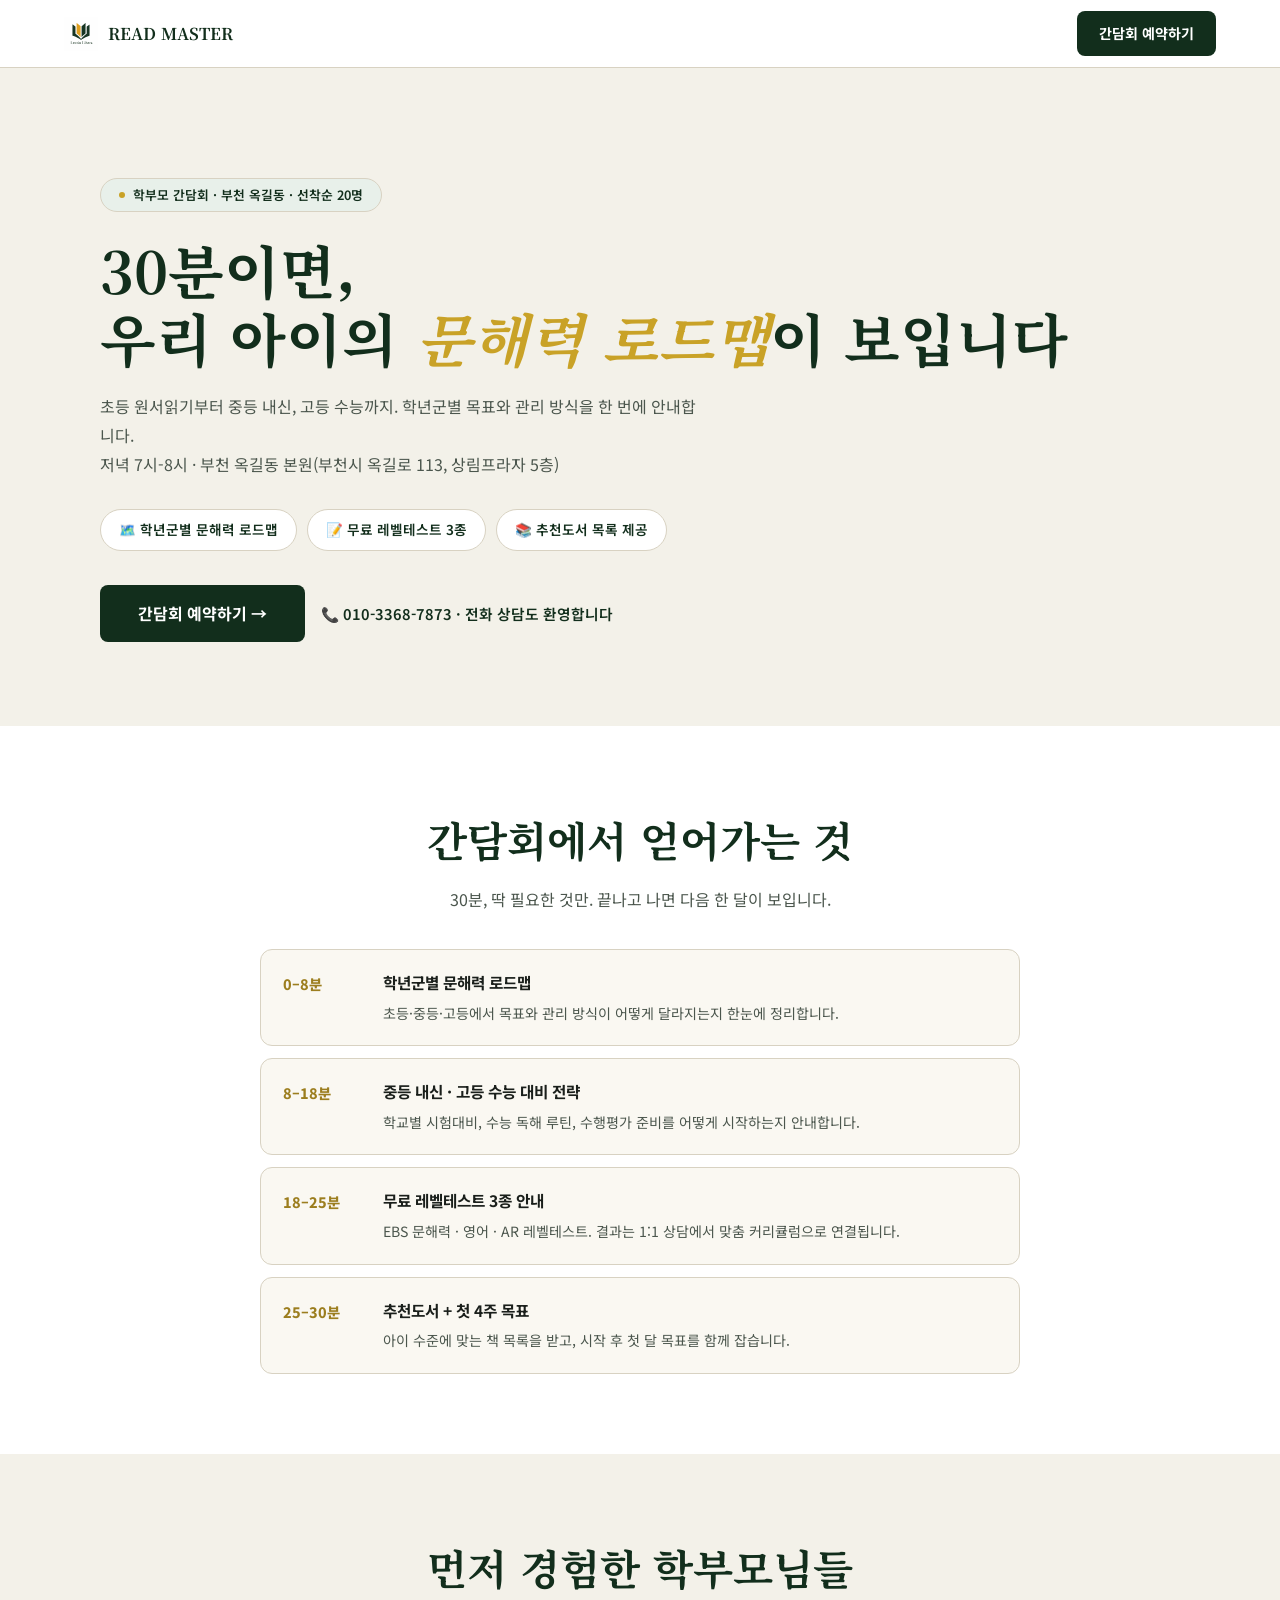
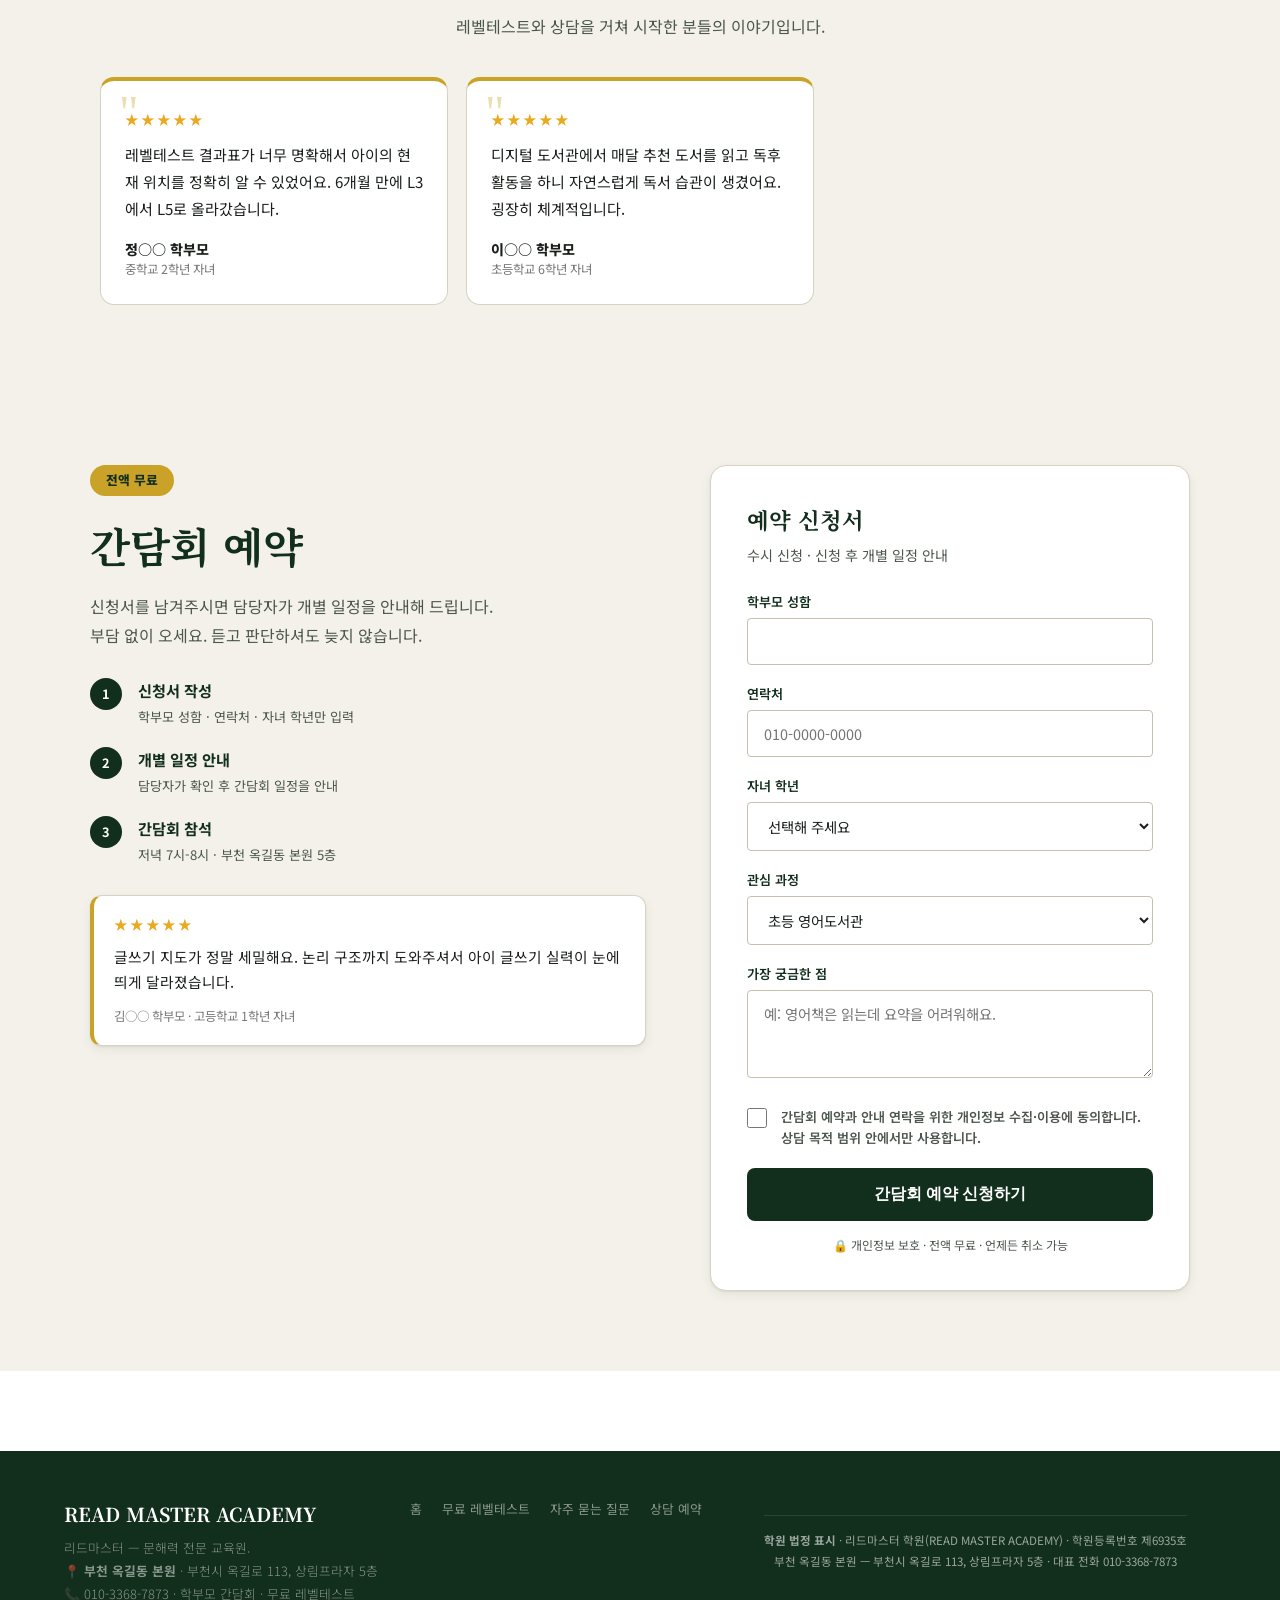
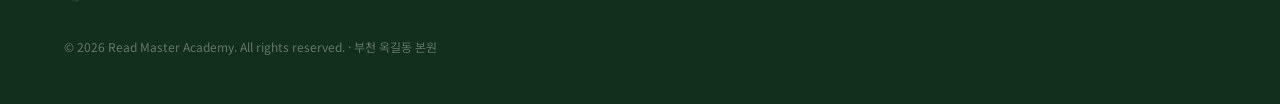
<file: briefing.html>
<!DOCTYPE html>
<html lang="ko">
<head>
<meta charset="UTF-8"/><meta name="viewport" content="width=device-width,initial-scale=1.0"/>
<title>학부모 간담회 예약 — READ MASTER ACADEMY · 부천 옥길동</title>
<meta name="description" content="리드마스터 학부모 간담회 예약. 학년군별 문해력 로드맵 안내, 무료 레벨테스트 3종, 추천도서 제공. 부천 옥길동 본원, 저녁 7시-8시."/>
<link rel="canonical" href="https://readmaster-funnel.vercel.app/briefing"/>
<link rel="preconnect" href="https://fonts.googleapis.com"/>
<link href="https://fonts.googleapis.com/css2?family=Cormorant+Garamond:ital,wght@0,400;0,600;0,700;1,400&family=Noto+Sans+KR:wght@300;400;500;600;700;900&family=Noto+Serif+KR:wght@600;700&family=Inter:wght@400;500;600&display=swap" rel="stylesheet"/>
<link rel="stylesheet" href="shared.css"/>
<style>
/* ===== briefing.html — page-specific styles (same system as index.html) ===== */
:root{
  --border-soft:var(--br);
  --bg-soft:var(--surface-subtle);
  --shadow:var(--shadow-raised);
  --ink:var(--text);
}

/* nav */
.skip{position:fixed;left:12px;top:12px;z-index:400;transform:translateY(-140%);background:#fff;border:1px solid var(--br);padding:8px 14px;border-radius:8px;font-size:.85rem;font-weight:700;color:var(--g)}
.skip:focus{transform:translateY(0)}
.nav{position:sticky;top:0;z-index:100;display:flex;align-items:center;justify-content:space-between;padding:14px 5vw;background:rgba(255,255,255,.94);backdrop-filter:blur(12px);border-bottom:1px solid var(--br)}
.brand{font-family:var(--font-serif);font-weight:700;color:var(--g);font-size:1.02rem;display:flex;align-items:center;gap:10px}
.brand img{width:34px;height:34px}
.nav-cta{background:var(--g);color:#fff;font-weight:700;padding:11px 22px;border-radius:var(--radius-sm);font-size:.88rem;transition:background .2s}
.nav-cta:hover{background:var(--g2)}

/* hero */
#hero{background:var(--iv);padding:110px 5vw 84px}
.hero-inner{max-width:1080px;margin:0 auto}
.hero-badge{display:inline-flex;align-items:center;gap:8px;background:var(--g3);border:1px solid var(--br);border-radius:100px;padding:6px 18px;font-size:.8rem;color:var(--g);margin-bottom:24px;font-weight:600}
.hero-badge .dot{width:6px;height:6px;border-radius:50%;background:var(--gold);animation:pulse 2s infinite}
@keyframes pulse{0%,100%{opacity:1}50%{opacity:.4}}
h1.hero-title{font-size:clamp(2.2rem,5vw,3.6rem);line-height:1.18;color:var(--g);margin-bottom:20px;word-break:keep-all}
h1.hero-title em{font-style:italic;color:var(--gold)}
.hero-sub{font-size:1rem;color:var(--dim);max-width:600px;margin-bottom:30px;line-height:1.8}
.hero-chips{display:flex;gap:10px;flex-wrap:wrap;margin-bottom:34px}
.hchip{background:var(--w);border:1px solid var(--br);border-radius:100px;padding:9px 18px;font-size:.85rem;font-weight:600;color:var(--g)}
.hero-btns{display:flex;gap:16px;align-items:center;flex-wrap:wrap}
.btn-g{background:var(--g);color:var(--text-inverse);font-size:1rem;font-weight:700;border:none;border-radius:var(--radius-sm);padding:16px 38px;cursor:pointer;transition:background .2s;text-decoration:none;display:inline-block}
.btn-g:hover{background:var(--g2)}
.hero-phone{color:var(--g);font-weight:600;font-size:.92rem}
.hero-phone:hover{color:var(--gold-hover)}

/* sections */
section{padding:80px 5vw}
.sec-head{max-width:760px;margin:0 auto 12px;text-align:center}
.sec-head h2{font-size:clamp(1.7rem,3.5vw,2.6rem);color:var(--g);margin-bottom:12px}
.sec-head p{color:var(--dim);line-height:1.8}

/* agenda */
#program{background:#fff}
.agenda{max-width:760px;margin:36px auto 0;display:flex;flex-direction:column;gap:12px}
.agenda-row{display:grid;grid-template-columns:84px 1fr;gap:16px;background:var(--bg-soft);border:1px solid var(--border-soft);border-radius:12px;padding:20px 22px}
.agenda-row time{font-weight:800;color:var(--gold-hover);font-variant-numeric:tabular-nums;font-size:.9rem;padding-top:2px}
.agenda-row b{display:block;margin-bottom:4px;color:var(--ink);font-size:.98rem}
.agenda-row span{color:var(--dim);font-size:.88rem;line-height:1.7}

/* testimonials */
#voices{background:var(--iv)}
.testi-grid{display:grid;grid-template-columns:repeat(auto-fill,minmax(300px,1fr));gap:18px;max-width:1080px;margin:36px auto 0}
.testi-card{position:relative;background:#fff;border:1px solid var(--border-soft);border-radius:14px;padding:28px 24px 24px;border-top:4px solid var(--gold)}
.testi-card::before{content:'"';position:absolute;top:8px;left:18px;font-family:Georgia,serif;font-size:3rem;color:var(--gold);opacity:.35;line-height:1}
.testi-card p{font-size:.94rem;line-height:1.8;color:var(--ink);margin:0 0 16px}
.testi-stars{color:#E8A820;font-size:.85rem;letter-spacing:2px;margin-bottom:10px}
.testi-name{font-weight:800;font-size:.88rem;color:var(--ink)}
.testi-role{font-size:.78rem;color:#777}

/* booking */
#reservation{background:var(--iv)}
.booking-wrap{display:grid;grid-template-columns:1fr 480px;gap:64px;align-items:start;max-width:1100px;margin:0 auto}
.bk-info h2{font-size:clamp(1.8rem,3.5vw,2.6rem);color:var(--g);margin-bottom:14px}
.bk-info p{color:var(--dim);margin-bottom:28px;line-height:1.8}
.free-badge{display:inline-block;background:var(--gold);color:var(--g);font-weight:800;font-size:.8rem;border-radius:100px;padding:5px 16px;margin-bottom:16px}
.bk-steps{display:flex;flex-direction:column;gap:18px}
.bk-step{display:flex;gap:16px;align-items:flex-start}
.bk-step-num{flex-shrink:0;width:32px;height:32px;border-radius:50%;background:var(--g);color:#fff;font-size:.8rem;font-weight:700;display:flex;align-items:center;justify-content:center}
.bk-step-body h4{font-size:.95rem;font-weight:700;color:var(--g);margin-bottom:3px}
.bk-step-body p{font-size:.82rem;color:var(--dim);margin:0}
.bk-quote{margin-top:28px;background:#fff;border:1px solid var(--border-soft);border-left:4px solid var(--gold);border-radius:12px;padding:18px 20px;box-shadow:var(--shadow)}
.bk-quote-stars{color:#E8A820;font-size:.85rem;letter-spacing:2px;margin-bottom:8px}
.bk-quote p{color:var(--ink);font-size:.92rem;line-height:1.7;margin:0 0 8px}
.bk-quote span{color:#777;font-size:.78rem}
.form-card{background:var(--w);border:1px solid var(--br);border-radius:var(--radius-lg);padding:36px;box-shadow:var(--shadow-raised)}
.form-card h3{font-size:1.4rem;color:var(--g);margin-bottom:6px}
.form-card>p{color:var(--dim);font-size:.88rem;margin-bottom:24px}
label{display:block;font-size:.82rem;font-weight:600;color:var(--g);margin-bottom:6px}
input,select,textarea{width:100%;border:1px solid var(--border-input);border-radius:var(--radius-xs);padding:12px 16px;font-size:.9rem;font-family:var(--font-body);color:var(--ch);background:var(--w);outline:none;transition:border-color .2s,box-shadow .2s;margin-bottom:18px}
input:focus,select:focus,textarea:focus{border-color:var(--border-focused);box-shadow:0 0 0 2px rgba(201,162,39,.18)}
textarea{min-height:88px;resize:vertical}
.consent{display:grid;grid-template-columns:26px 1fr;gap:8px;align-items:start;margin:4px 0 20px;color:var(--dim);font-size:.82rem;line-height:1.6}
.consent input{width:20px;height:20px;margin:2px 0 0;padding:0;accent-color:var(--g)}
.btn-submit{width:100%;background:var(--g);color:var(--text-inverse);font-size:1rem;font-weight:700;border:none;border-radius:var(--radius-sm);padding:16px;cursor:pointer;transition:background .2s}
.btn-submit:hover{background:var(--g2)}
.form-trust{text-align:center;font-size:.75rem;color:var(--dim);margin-top:14px}
.message{display:none;margin-top:14px;padding:13px;border:1px solid var(--g);border-radius:var(--radius-sm);color:var(--g);background:var(--g3);font-weight:700;font-size:.9rem}
.message.show{display:block}

/* reveal */
.reveal{opacity:0;transform:translateY(20px);transition:opacity .6s,transform .6s}
.reveal.vis{opacity:1;transform:none}

/* sticky cta */
#sticky-cta{display:none}
@media(max-width:900px){
  .booking-wrap{grid-template-columns:1fr;gap:40px}
}
@media(max-width:768px){
  #hero{padding:90px 5vw 64px}
  section{padding:64px 5vw}
  .agenda-row{grid-template-columns:1fr;gap:6px}
  #sticky-cta{display:block;position:fixed;left:0;right:0;bottom:0;z-index:300;padding:10px 14px calc(10px + env(safe-area-inset-bottom));background:rgba(255,255,255,.97);border-top:1px solid var(--border-soft);box-shadow:0 -4px 20px rgba(0,0,0,.12);transition:transform .3s ease}
  #sticky-cta.hidden{transform:translateY(120%)}
  #sticky-cta a{display:block;text-align:center;background:var(--g);color:#fff;font-weight:800;border-radius:12px;padding:15px;font-size:1rem;text-decoration:none}
  body{padding-bottom:76px}
}
@media (prefers-reduced-motion:reduce){
  *,*::before,*::after{scroll-behavior:auto!important;transition-duration:80ms!important;animation:none!important}
}
</style>
</head>
<body>
<a class="skip" href="#reservation">예약 폼으로 이동</a>
<nav class="nav" aria-label="주요 메뉴">
  <a class="brand" href="index.html" aria-label="리드마스터 홈">
    <img src="assets/readmaster-logo.svg" alt=""/>
    <span>READ MASTER</span>
  </a>
  <a class="nav-cta" href="#reservation">간담회 예약하기</a>
</nav>

<header id="hero">
  <div class="hero-inner">
    <div class="hero-badge"><span class="dot"></span>학부모 간담회 · 부천 옥길동 · 선착순 20명</div>
    <h1 class="hero-title">30분이면,<br/>우리 아이의 <em>문해력 로드맵</em>이 보입니다</h1>
    <p class="hero-sub">초등 원서읽기부터 중등 내신, 고등 수능까지. 학년군별 목표와 관리 방식을 한 번에 안내합니다.<br/>저녁 7시-8시 · 부천 옥길동 본원(부천시 옥길로 113, 상림프라자 5층)</p>
    <div class="hero-chips">
      <span class="hchip">🗺️ 학년군별 문해력 로드맵</span>
      <span class="hchip">📝 무료 레벨테스트 3종</span>
      <span class="hchip">📚 추천도서 목록 제공</span>
    </div>
    <div class="hero-btns">
      <a href="#reservation" class="btn-g">간담회 예약하기 →</a>
      <a href="tel:01033687873" class="hero-phone">📞 010-3368-7873 · 전화 상담도 환영합니다</a>
    </div>
  </div>
</header>

<main>
<section id="program" aria-labelledby="program-title">
  <div class="sec-head reveal">
    <h2 id="program-title">간담회에서 얻어가는 것</h2>
    <p>30분, 딱 필요한 것만. 끝나고 나면 다음 한 달이 보입니다.</p>
  </div>
  <div class="agenda">
    <div class="agenda-row reveal"><time>0–8분</time><div><b>학년군별 문해력 로드맵</b><span>초등·중등·고등에서 목표와 관리 방식이 어떻게 달라지는지 한눈에 정리합니다.</span></div></div>
    <div class="agenda-row reveal"><time>8–18분</time><div><b>중등 내신 · 고등 수능 대비 전략</b><span>학교별 시험대비, 수능 독해 루틴, 수행평가 준비를 어떻게 시작하는지 안내합니다.</span></div></div>
    <div class="agenda-row reveal"><time>18–25분</time><div><b>무료 레벨테스트 3종 안내</b><span>EBS 문해력 · 영어 · AR 레벨테스트. 결과는 1:1 상담에서 맞춤 커리큘럼으로 연결됩니다.</span></div></div>
    <div class="agenda-row reveal"><time>25–30분</time><div><b>추천도서 + 첫 4주 목표</b><span>아이 수준에 맞는 책 목록을 받고, 시작 후 첫 달 목표를 함께 잡습니다.</span></div></div>
  </div>
</section>

<section id="voices" aria-labelledby="voices-title">
  <div class="sec-head reveal">
    <h2 id="voices-title">먼저 경험한 학부모님들</h2>
    <p>레벨테스트와 상담을 거쳐 시작한 분들의 이야기입니다.</p>
  </div>
  <div class="testi-grid">
    <div class="testi-card reveal"><div class="testi-stars">★★★★★</div><p>레벨테스트 결과표가 너무 명확해서 아이의 현재 위치를 정확히 알 수 있었어요. 6개월 만에 L3에서 L5로 올라갔습니다.</p><div class="testi-name">정○○ 학부모</div><div class="testi-role">중학교 2학년 자녀</div></div>
    <div class="testi-card reveal"><div class="testi-stars">★★★★★</div><p>디지털 도서관에서 매달 추천 도서를 읽고 독후 활동을 하니 자연스럽게 독서 습관이 생겼어요. 굉장히 체계적입니다.</p><div class="testi-name">이○○ 학부모</div><div class="testi-role">초등학교 6학년 자녀</div></div>
  </div>
</section>

<section id="reservation" aria-labelledby="reservation-title">
  <div class="booking-wrap">
    <div class="bk-info reveal">
      <span class="free-badge">전액 무료</span>
      <h2 id="reservation-title">간담회 예약</h2>
      <p>신청서를 남겨주시면 담당자가 개별 일정을 안내해 드립니다.<br/>부담 없이 오세요. 듣고 판단하셔도 늦지 않습니다.</p>
      <div class="bk-steps">
        <div class="bk-step"><div class="bk-step-num">1</div><div class="bk-step-body"><h4>신청서 작성</h4><p>학부모 성함 · 연락처 · 자녀 학년만 입력</p></div></div>
        <div class="bk-step"><div class="bk-step-num">2</div><div class="bk-step-body"><h4>개별 일정 안내</h4><p>담당자가 확인 후 간담회 일정을 안내</p></div></div>
        <div class="bk-step"><div class="bk-step-num">3</div><div class="bk-step-body"><h4>간담회 참석</h4><p>저녁 7시-8시 · 부천 옥길동 본원 5층</p></div></div>
      </div>
      <div class="bk-quote">
        <div class="bk-quote-stars">★★★★★</div>
        <p>글쓰기 지도가 정말 세밀해요. 논리 구조까지 도와주셔서 아이 글쓰기 실력이 눈에 띄게 달라졌습니다.</p>
        <span>김○○ 학부모 · 고등학교 1학년 자녀</span>
      </div>
    </div>

    <form class="form-card reveal" id="reservation-form" aria-label="간담회 예약 신청서">
      <h3>예약 신청서</h3>
      <p>수시 신청 · 신청 후 개별 일정 안내</p>
      <div class="field">
        <label for="parentName">학부모 성함</label>
        <input id="parentName" name="parentName" autocomplete="name" required>
      </div>
      <div class="field">
        <label for="phone">연락처</label>
        <input id="phone" name="phone" inputmode="tel" autocomplete="tel" placeholder="010-0000-0000" required>
      </div>
      <div class="field">
        <label for="grade">자녀 학년</label>
        <select id="grade" name="grade" required>
          <option value="">선택해 주세요</option>
          <option>초1~2</option>
          <option>초3~4</option>
          <option>초5~6</option>
          <option>중1</option>
          <option>중2</option>
          <option>중3</option>
          <option>고1</option>
          <option>고2</option>
          <option>고3</option>
        </select>
      </div>
      <div class="field">
        <label for="interest">관심 과정</label>
        <select id="interest" name="interest" required>
          <option>초등 영어도서관</option>
          <option>중등 내신·수능입문</option>
          <option>고등 수능·입시완성</option>
          <option>디지털 리터러시 특강</option>
        </select>
      </div>
      <div class="field">
        <label for="concern">가장 궁금한 점</label>
        <textarea id="concern" name="concern" placeholder="예: 영어책은 읽는데 요약을 어려워해요."></textarea>
      </div>
      <label class="consent">
        <input type="checkbox" required>
        <span>간담회 예약과 안내 연락을 위한 개인정보 수집·이용에 동의합니다. 상담 목적 범위 안에서만 사용합니다.</span>
      </label>
      <button class="btn-submit" type="submit">간담회 예약 신청하기</button>
      <div class="form-trust">🔒 개인정보 보호 · 전액 무료 · 언제든 취소 가능</div>
      <div class="message" id="formMessage" role="status" aria-live="polite"></div>
    </form>
  </div>
</section>
</main>

<footer>
  <div class="ft-brand">
    READ MASTER ACADEMY
    <p>리드마스터 — 문해력 전문 교육원.<br/>
    📍 <strong>부천 옥길동 본원</strong> · 부천시 옥길로 113, 상림프라자 5층<br/>
    📞 010-3368-7873 · 학부모 간담회 · 무료 레벨테스트</p>
  </div>
  <div class="ft-links">
    <a href="index.html">홈</a>
    <a href="index.html#level-test">무료 레벨테스트</a>
    <a href="index.html#faq">자주 묻는 질문</a>
    <a href="index.html#booking">상담 예약</a>
  </div>
  <div class="ft-legal" style="max-width:1080px;margin:16px auto 0;padding-top:14px;border-top:1px solid rgba(255,255,255,.14);font-size:.72rem;line-height:1.75;opacity:.72;text-align:center;color:rgba(255,255,255,.8)">
    <strong>학원 법정 표시</strong> · 리드마스터 학원(READ MASTER ACADEMY) · 학원등록번호 제6935호<br/>
    부천 옥길동 본원 — 부천시 옥길로 113, 상림프라자 5층 · 대표 전화 010-3368-7873
  </div>
  <div class="ft-copy">© 2026 Read Master Academy. All rights reserved. · 부천 옥길동 본원</div>
</footer>

<div id="sticky-cta">
  <a href="#reservation">간담회 예약하기 →</a>
</div>

<script>
  /* NOTE: form id changed from #reservation to #reservation-form to avoid
     duplicate-id collision with the section. Grade tabs are gone; the
     interest <select> is the source of the course value. */
  const GAS_ENDPOINT = "https://script.google.com/macros/s/AKfycbyBG2MdFRt0lHOZd2IChJoAS7Pj9O1TF1Ty0lrX53VqRnXdJNR4SmhhOssMFIOo1aLJ/exec";
  const form = document.querySelector("#reservation-form");
  const message = document.querySelector("#formMessage");
  const interest = document.querySelector("#interest");

  form.addEventListener("submit", async (event) => {
    event.preventDefault();
    if (!form.reportValidity()) return;

    const data = Object.fromEntries(new FormData(form).entries());
    const question = `[${data.interest}] ${data.concern || ""}`.trim();
    const payload = {
      ...data,
      question,
      page: location.href,
      userAgent: navigator.userAgent,
      submittedAt: new Date().toISOString()
    };
    const saved = JSON.parse(localStorage.getItem("readmaster-reservations") || "[]");
    saved.push(payload);
    localStorage.setItem("readmaster-reservations", JSON.stringify(saved));

    if (!GAS_ENDPOINT) {
      message.textContent = "GAS 공개 접근이 아직 열리지 않아 시트 저장은 비활성화되어 있습니다. 입력 내용은 이 브라우저에 백업 저장되었습니다.";
      message.classList.add("show");
      return;
    }

    const queued = navigator.sendBeacon(
      GAS_ENDPOINT,
      new Blob([JSON.stringify(payload)], { type: "text/plain;charset=utf-8" })
    );

    if (!queued) {
      message.textContent = "전송 중 문제가 생겼습니다. 입력 내용은 이 브라우저에 백업 저장되었습니다. 010-3368-7873으로 문의해 주세요.";
      message.classList.add("show");
      return;
    }

    message.textContent = "예약 신청이 접수되었습니다. 담당자가 확인 후 연락드립니다.";
    message.classList.add("show");
    const chosenInterest = interest.value;
    form.reset();
    if (chosenInterest) interest.value = chosenInterest;
  });

  // reveal on scroll
  const obs = new IntersectionObserver((entries) => {
    entries.forEach((n) => { if (n.isIntersecting) { n.target.classList.add('vis'); obs.unobserve(n.target); } });
  }, { threshold: .1, rootMargin: '0px 0px -30px 0px' });
  document.querySelectorAll('.reveal').forEach((el) => obs.observe(el));

  // sticky CTA: hide while reservation section is visible
  (function () {
    var bar = document.getElementById('sticky-cta');
    var booking = document.getElementById('reservation');
    if (!bar || !booking || !('IntersectionObserver' in window)) return;
    var io = new IntersectionObserver(function (entries) {
      bar.classList.toggle('hidden', entries[0].isIntersecting);
    }, { threshold: 0.12 });
    io.observe(booking);
  })();
</script>
</body>
</html>
</file>
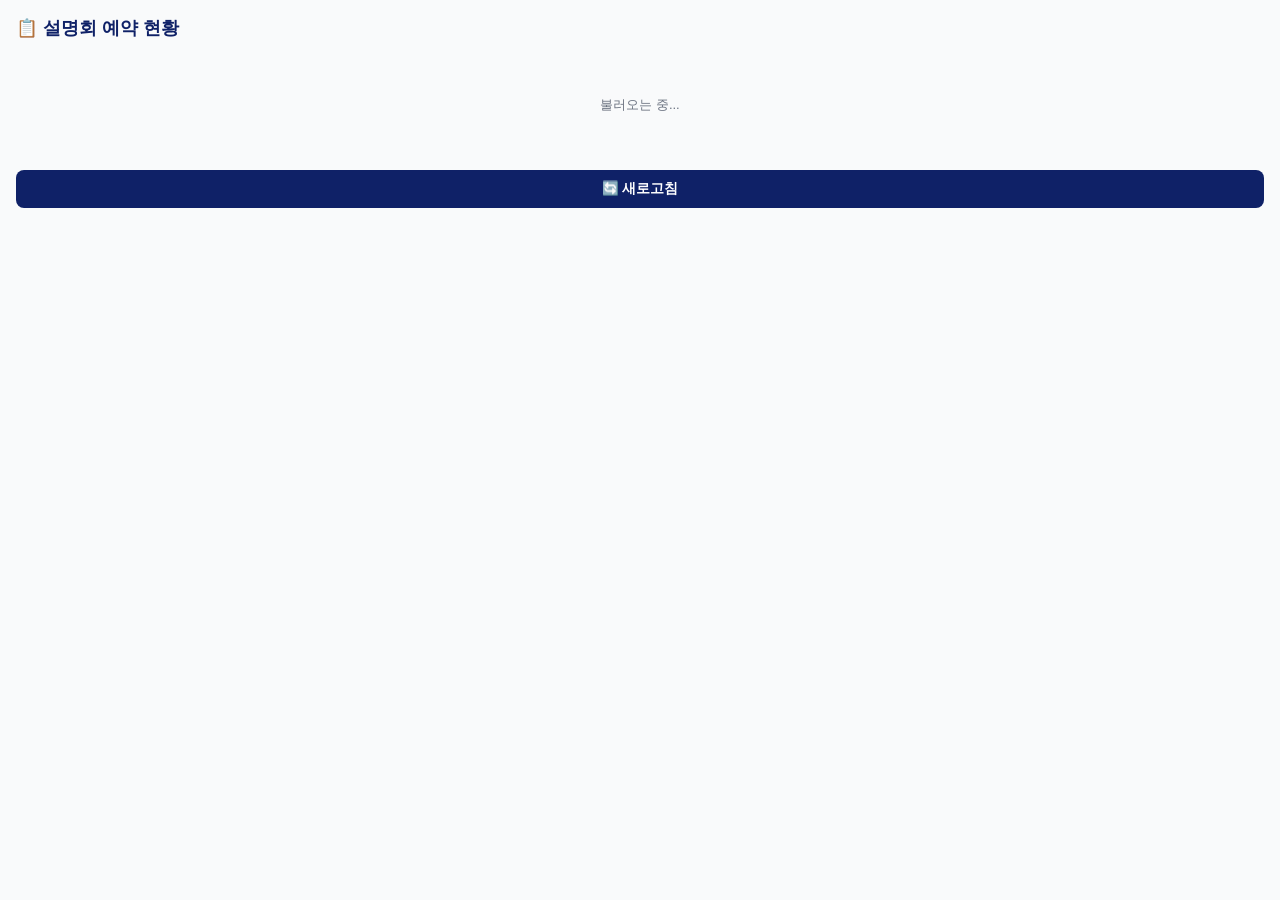
<file: gas-backend/Dashboard.html>
<!DOCTYPE html>
<html>
<head>
<base target="_top">
<meta charset="utf-8">
<meta name="viewport" content="width=device-width, initial-scale=1">
<style>
*{box-sizing:border-box;margin:0;padding:0}
:root{
  --blue:#0f2167;--gold:#fbbf24;--white:#fff;
  --gray-50:#f9fafb;--gray-100:#f3f4f6;
  --gray-500:#6b7280;--gray-900:#111827;
  --green:#10b981;--red:#ef4444;
}
body{font-family:-apple-system,BlinkMacSystemFont,'Segoe UI',sans-serif;background:var(--gray-50);color:var(--gray-900);font-size:13px;padding:16px}
h1{font-size:1.1rem;color:var(--blue);margin-bottom:16px;display:flex;align-items:center;gap:6px}

.stats{display:grid;grid-template-columns:repeat(3,1fr);gap:10px;margin-bottom:20px}
.stat-card{background:var(--white);border-radius:10px;padding:14px;text-align:center;box-shadow:0 1px 3px rgba(0,0,0,0.08)}
.stat-num{font-size:1.6rem;font-weight:800;line-height:1}
.stat-num.total{color:var(--blue)}
.stat-num.new{color:var(--gold)}
.stat-num.confirmed{color:var(--green)}
.stat-label{font-size:.7rem;color:var(--gray-500);margin-top:4px}

.entry-list{display:flex;flex-direction:column;gap:10px}
.entry{background:var(--white);border-radius:10px;padding:14px;box-shadow:0 1px 3px rgba(0,0,0,0.06)}
.entry-top{display:flex;justify-content:space-between;align-items:center;margin-bottom:6px}
.entry-name{font-weight:700;font-size:.95rem}
.entry-status{font-size:.72rem;font-weight:600;padding:2px 8px;border-radius:100px}
.status-new{background:rgba(251,191,36,0.15);color:#b45309}
.status-contacted{background:rgba(59,130,246,0.12);color:#2563eb}
.status-confirmed{background:rgba(16,185,129,0.12);color:#059669}
.status-cancelled{background:rgba(239,68,68,0.1);color:#dc2626}
.entry-detail{font-size:.78rem;color:var(--gray-500);line-height:1.6}
.entry-detail strong{color:var(--gray-900)}
.entry-date{font-size:.68rem;color:var(--gray-500);margin-top:6px;text-align:right}

.refresh-btn{
  display:block;width:100%;margin-top:16px;
  background:var(--blue);color:var(--white);
  border:none;border-radius:8px;padding:10px;
  font-size:.85rem;font-weight:600;cursor:pointer;
}
.refresh-btn:hover{opacity:.9}

.empty{text-align:center;padding:40px 20px;color:var(--gray-500)}
.empty .icon{font-size:2rem;margin-bottom:8px}
.loading{text-align:center;padding:40px;color:var(--gray-500)}
</style>
</head>
<body>

<h1>📋 설명회 예약 현황</h1>

<div id="content">
  <div class="loading">불러오는 중...</div>
</div>

<button class="refresh-btn" onclick="loadData()">🔄 새로고침</button>

<script>
function loadData(){
  document.getElementById('content').innerHTML = '<div class="loading">불러오는 중...</div>';
  google.script.run
    .withSuccessHandler(renderDashboard)
    .withFailureHandler(err => {
      document.getElementById('content').innerHTML =
        '<div class="empty"><div class="icon">⚠️</div>데이터를 불러올 수 없습니다.<br>' + err.message + '</div>';
    })
    .getDashboardData();
}

function renderDashboard(data){
  if(!data || data.total === 0){
    document.getElementById('content').innerHTML =
      '<div class="empty"><div class="icon">📭</div>아직 예약 접수가 없습니다.<br>폼을 통해 접수가 들어오면 여기에 표시됩니다.</div>';
    return;
  }

  let html = `
    <div class="stats">
      <div class="stat-card"><div class="stat-num total">${data.total}</div><div class="stat-label">전체 접수</div></div>
      <div class="stat-card"><div class="stat-num new">${data.newCount}</div><div class="stat-label">🆕 신규</div></div>
      <div class="stat-card"><div class="stat-num confirmed">${data.confirmedCount}</div><div class="stat-label">✅ 확정</div></div>
    </div>
    <div class="entry-list">
  `;

  data.entries.forEach(e => {
    let statusClass = 'status-new';
    if(e.status.includes('연락')) statusClass = 'status-contacted';
    if(e.status.includes('확정')) statusClass = 'status-confirmed';
    if(e.status.includes('취소')) statusClass = 'status-cancelled';

    html += `
      <div class="entry">
        <div class="entry-top">
          <span class="entry-name">${e.name}</span>
          <span class="entry-status ${statusClass}">${e.status}</span>
        </div>
        <div class="entry-detail">
          <strong>📞</strong> ${e.phone}<br>
          <strong>🎓</strong> ${e.grade} · <strong>📅</strong> ${e.session}<br>
          <strong>🏫</strong> ${e.branch}
          ${e.memo ? '<br><strong>📝</strong> ' + e.memo : ''}
        </div>
        <div class="entry-date">${e.date}</div>
      </div>
    `;
  });

  html += '</div>';
  document.getElementById('content').innerHTML = html;
}

window.addEventListener('load', loadData);
</script>

</body>
</html>
</file>
<file: shared.css>
/* ============================================================
   ReadMaster Academy — Shared Design System (shared.css)
   All pages import this for unified branding.
   ============================================================ */

/* ===== Google Fonts (loaded in HTML head) =====
   Noto Serif KR / Cormorant Garamond: headings and brand
   Pretendard / Noto Sans KR / system: body
   Inter: compact UI fallback
   ============================================= */

/* ===== Reset ===== */
*,*::before,*::after{box-sizing:border-box;margin:0;padding:0}

/* ===== Design Tokens ===== */
:root{
  /* DESIGN-리드마스터.md core tokens */
  --text:#1A1F1B;
  --text-subtle:#4B564D;
  --text-subtlest:#7A8578;
  --text-inverse:#FFFFFF;
  --text-disabled:#A9B2A7;
  --link:#0B5D3B;
  --link-pressed:#073D26;
  --icon:#2E3B30;
  --icon-subtle:#6B766C;
  --border:#D8D2C2;
  --border-bold:#B9B29C;
  --border-input:#C7C0AC;
  --border-focused:#C9A227;
  --surface-default:#FFFFFF;
  --surface-sunken:#F7F1E1;
  --surface-neutral:#F3F1E9;
  --surface-neutral-hover:#ECE7D9;
  --surface-neutral-pressed:#E2DCC9;
  --surface-subtle:#FAF8F2;
  --surface-subtle-hover:#F3F0E7;
  --surface-disabled:#EDEAE1;
  --brand:#122E1C;
  --brand-hover:#0D2315;
  --brand-pressed:#081A0F;
  --brand-subtle:#E8F0EA;
  --brand-border:#2F5C3D;
  --gold:#C9A227;
  --gold-hover:#9C7E1F;
  --gold-subtle:#FBF3DC;
  --gold-subtler:#F5E6B8;
  --teal:#2E9C8D;
  --plum:#833D6E;
  --terracotta:#B85C31;
  --sand:#B89C56;
  --slate:#566B63;
  --danger:#B3261E;
  --danger-subtle:#FBEAE9;
  --success:#1B7A43;
  --success-subtle:#E7F7EE;
  --info:#1B5FA8;
  --info-subtle:#E9F1FB;
  --shadow-raised:0 1px 2px rgba(18,46,28,0.08),0 4px 12px rgba(18,46,28,0.06);
  --shadow-overlay:0 12px 32px rgba(18,46,28,0.18),0 4px 10px rgba(18,46,28,0.10);
  --ease:cubic-bezier(0.2,0,0,1);

  /* Backwards-compatible aliases used by existing pages */
  --g:var(--brand);
  --g2:var(--brand-hover);
  --g3:var(--brand-subtle);
  --gold2:var(--gold-hover);
  --burgundy:var(--terracotta);
  --iv:var(--surface-neutral);
  --iv2:var(--surface-subtle);
  --w:var(--surface-default);
  --card:var(--surface-default);
  --ch:var(--text);
  --dim:var(--text-subtle);
  --br:var(--border);

  /* Fonts */
  --font-body:'Pretendard','Noto Sans KR','Apple SD Gothic Neo',system-ui,sans-serif;
  --font-serif:'Noto Serif KR','Cormorant Garamond',Georgia,serif;
  --font-mono:'JetBrains Mono','Inter',monospace;

  /* Layout */
  --nav-h:68px;
  --eco-h:36px;
  --radius-xs:4px;
  --radius-sm:8px;
  --radius:12px;
  --radius-lg:16px;
  --radius-xl:24px;
}

/* ===== Base ===== */
html{scroll-behavior:smooth}
body{
  font-family:var(--font-body);
  background:var(--surface-default);
  color:var(--ch);
  line-height:1.6;
  overflow-x:hidden;
  -webkit-font-smoothing:antialiased;
}
h1,h2,h3,.serif{font-family:var(--font-serif)}
a{text-decoration:none;color:inherit}
img{display:block;max-width:100%}

/* ===== Eco Bar ===== */
.rm-eco-bar{
  position:fixed;top:0;left:0;right:0;z-index:200;
  height:var(--eco-h);
  background:#0d1b2a;
  display:flex;align-items:center;justify-content:center;gap:4px;
  border-bottom:1px solid rgba(201,162,39,0.22);
  font-size:.72rem;overflow:hidden;padding:0 12px;
}
.rm-eco-bar a{color:rgba(255,255,255,0.55);padding:4px 10px;border-radius:6px;transition:all .2s;white-space:nowrap;text-decoration:none;font-weight:500}
.rm-eco-bar a:hover{color:#fff;background:rgba(255,255,255,0.08)}
.rm-eco-bar a.eco-active{color:var(--gold);font-weight:700}
.rm-eco-bar .eco-brand{color:var(--gold);font-weight:800;font-size:.75rem;margin-right:8px;letter-spacing:.02em;display:inline-flex;align-items:center;gap:6px}
.rm-eco-bar .eco-brand img{width:20px;height:20px;display:block}
.rm-eco-bar .eco-sep{color:rgba(255,255,255,0.15);margin:0 2px}
#ecoUser{display:inline-flex;align-items:center;min-width:0;max-width:100%;gap:2px}
#ecoLinks{display:inline-flex;align-items:center;min-width:0;white-space:nowrap}
.eco-user{display:flex;align-items:center;gap:6px}
.eco-avatar{width:22px;height:22px;border-radius:50%;border:2px solid var(--gold);object-fit:cover}
.eco-name{font-weight:600;color:rgba(255,255,255,.85);font-size:.72rem;max-width:120px;overflow:hidden;text-overflow:ellipsis;white-space:nowrap}
#ecoBranch,#ecoRole{display:none}
.eco-logout{background:none;border:none;color:rgba(255,255,255,.4);font-size:.8rem;cursor:pointer;padding:2px 4px;line-height:1;transition:color .2s}
.eco-logout:hover{color:var(--gold)}

/* ===== Main Nav ===== */
nav{
  position:fixed;top:var(--eco-h);left:0;right:0;z-index:100;
  height:var(--nav-h);
  background:var(--g);
  display:flex;align-items:center;justify-content:space-between;
  padding:0 5vw;
  border-bottom:1px solid rgba(255,255,255,0.08);
}
.nav-logo{font-family:var(--font-serif);font-size:1.25rem;font-weight:700;color:#fff;display:flex;align-items:center;gap:10px}
.nav-logo img{width:42px;height:42px;display:block;flex:0 0 auto}
.nav-logo em{color:var(--gold);font-style:normal}
.nav-links{display:flex;gap:28px;list-style:none}
.nav-links a{color:rgba(255,255,255,0.7);font-size:.85rem;font-weight:500;transition:color .2s}
.nav-links a:hover,.nav-links a.active{color:var(--gold)}
.nav-cta{background:var(--gold);color:var(--brand);font-size:.85rem;font-weight:700;border:none;border-radius:var(--radius-sm);padding:10px 22px;cursor:pointer;transition:background .2s;text-decoration:none;display:inline-flex;align-items:center;gap:6px}
.nav-cta:hover{background:var(--gold2)}
#navUser2{display:inline-flex;align-items:center;min-width:0}
.nav-user-cta{background:rgba(201,162,39,.14);color:var(--gold);border:1px solid rgba(201,162,39,.45);max-width:180px;white-space:nowrap}
.nav-user-cta img{width:22px;height:22px;border-radius:50%;border:2px solid var(--gold);display:none;flex:0 0 auto}
.nav-user-cta span{overflow:hidden;text-overflow:ellipsis;white-space:nowrap}

/* ===== Hamburger Menu (Mobile) ===== */
.nav-hamburger{
  display:none;
  background:none;border:none;cursor:pointer;padding:8px;
  flex-direction:column;gap:5px;
}
.nav-hamburger span{
  display:block;width:22px;height:2px;background:#fff;border-radius:2px;
  transition:transform .25s,opacity .25s;
}
.nav-hamburger.open span:nth-child(1){transform:rotate(45deg) translate(5px,5px)}
.nav-hamburger.open span:nth-child(2){opacity:0}
.nav-hamburger.open span:nth-child(3){transform:rotate(-45deg) translate(5px,-5px)}

@media(max-width:768px){
  .rm-eco-bar{justify-content:flex-start}
  .rm-eco-bar .eco-hide-mobile{display:none}
  .nav-links{
    display:none;
    position:absolute;top:var(--nav-h);left:0;right:0;
    background:var(--g);
    flex-direction:column;gap:0;
    padding:12px 0;
    border-bottom:2px solid var(--gold);
    box-shadow:0 12px 32px rgba(0,0,0,.3);
  }
  .nav-links.open{display:flex}
  .nav-links li{border-bottom:1px solid rgba(255,255,255,.06)}
  .nav-links a{display:block;padding:14px 5vw;font-size:.92rem}
  .nav-hamburger{display:flex}
  .nav-cta{font-size:.78rem;padding:8px 16px}
}

/* ===== Section Utility ===== */
section{padding:96px 5vw}
.tag{display:inline-block;font-size:.75rem;font-weight:600;letter-spacing:.1em;color:var(--gold-hover);text-transform:uppercase;margin-bottom:10px}
.sec-title{font-size:clamp(2rem,4vw,3rem);line-height:1.2;margin-bottom:14px;color:var(--g)}
.sec-desc{color:var(--dim);max-width:520px;font-size:.95rem}
.sec-head{margin-bottom:52px}

/* ===== Footer ===== */
footer{background:var(--g);padding:48px 5vw;display:flex;align-items:flex-start;justify-content:space-between;flex-wrap:wrap;gap:32px;margin-top:80px}
.ft-brand{font-family:var(--font-serif);font-size:1.2rem;font-weight:700;color:#fff}
.ft-brand p{font-size:.8rem;color:rgba(255,255,255,0.5);font-family:var(--font-body);font-weight:300;margin-top:6px;line-height:1.8}
.ft-links{display:flex;gap:20px;flex-wrap:wrap}
.ft-links a{font-size:.8rem;color:rgba(255,255,255,0.5);transition:color .2s}
.ft-links a:hover{color:var(--gold)}
.ft-copy{font-size:.75rem;color:rgba(255,255,255,0.35);align-self:flex-end}

/* ===== Auth Modal ===== */
.auth-overlay{display:none;position:fixed;inset:0;z-index:999;background:rgba(18,46,28,0.45);backdrop-filter:blur(6px);align-items:center;justify-content:center}
.auth-overlay.show{display:flex}
.auth-modal{background:var(--w);border-radius:var(--radius-lg);padding:36px 32px;max-width:380px;width:92%;box-shadow:var(--shadow-overlay);position:relative;animation:modalIn .3s var(--ease)}
@keyframes modalIn{from{opacity:0;transform:translateY(16px)}to{opacity:1;transform:none}}
.auth-modal-close{position:absolute;top:14px;right:14px;background:none;border:none;font-size:1.1rem;cursor:pointer;color:var(--dim);transition:color .2s}
.auth-modal-close:hover{color:var(--ch)}
.auth-modal h3{font-family:var(--font-serif);font-size:1.6rem;color:var(--g);margin-bottom:6px}
.auth-modal h3 img{width:28px;height:28px;vertical-align:middle;margin-right:6px}
.auth-modal p{font-size:.82rem;color:var(--dim);margin-bottom:18px;line-height:1.6}
.auth-google-btn{width:100%;display:flex;align-items:center;justify-content:center;gap:10px;background:var(--w);border:1px solid var(--br);border-radius:var(--radius-sm);padding:12px;font-size:.88rem;font-weight:600;color:var(--ch);cursor:pointer;transition:border-color .2s,box-shadow .2s}
.auth-google-btn:hover{border-color:var(--gold);box-shadow:var(--shadow-raised)}
.auth-divider{text-align:center;font-size:.72rem;color:var(--dim);margin:16px 0;position:relative}
.auth-divider::before,.auth-divider::after{content:'';position:absolute;top:50%;width:calc(50% - 40px);height:1px;background:var(--br)}
.auth-divider::before{left:0}
.auth-divider::after{right:0}
.auth-email-form input{width:100%;border:1px solid var(--border-input);border-radius:var(--radius-xs);padding:12px 14px;font-size:.88rem;font-family:var(--font-body);color:var(--ch);background:var(--w);outline:none;transition:border-color .2s,box-shadow .2s;margin-bottom:10px}
.auth-email-form input:focus{border-color:var(--gold);box-shadow:0 0 0 2px rgba(201,162,39,.18)}
.auth-email-form .btn-submit{width:100%;background:var(--g);color:var(--text-inverse);font-size:.9rem;font-weight:700;border:none;border-radius:var(--radius-sm);padding:13px;cursor:pointer;transition:background .2s}
.auth-email-form .btn-submit:hover{background:var(--g2)}
.auth-toggle{text-align:center;font-size:.78rem;color:var(--dim);margin-top:10px}
.auth-toggle a{color:var(--gold);font-weight:600;cursor:pointer;text-decoration:underline}
.auth-error{background:var(--danger-subtle);border:1px solid #E4B3AE;border-radius:var(--radius-sm);padding:8px 12px;font-size:.78rem;color:var(--danger);display:none;margin-bottom:10px}
.auth-branch-select{display:none;margin-bottom:2px}
.auth-branch-select select{width:100%;padding:12px 14px;font-size:.88rem;border:1px solid var(--br);border-radius:8px;background:var(--w);color:var(--ch);font-family:var(--font-body);appearance:none;background-image:url("data:image/svg+xml,%3Csvg xmlns='http://www.w3.org/2000/svg' width='12' height='12' fill='%238a8472' viewBox='0 0 16 16'%3E%3Cpath d='M8 11L3 6h10z'/%3E%3C/svg%3E");background-repeat:no-repeat;background-position:right 14px center}
.auth-branch-select label{font-size:.72rem;color:var(--dim);margin-bottom:4px;display:block}
.auth-note{text-align:center;font-size:.72rem;color:var(--dim);margin-top:14px;line-height:1.6}

/* ===== Intersection Observer Animation ===== */
.anim{opacity:0;transform:translateY(24px);transition:opacity .6s ease,transform .6s ease}
.anim.vis{opacity:1;transform:none}
</file>
